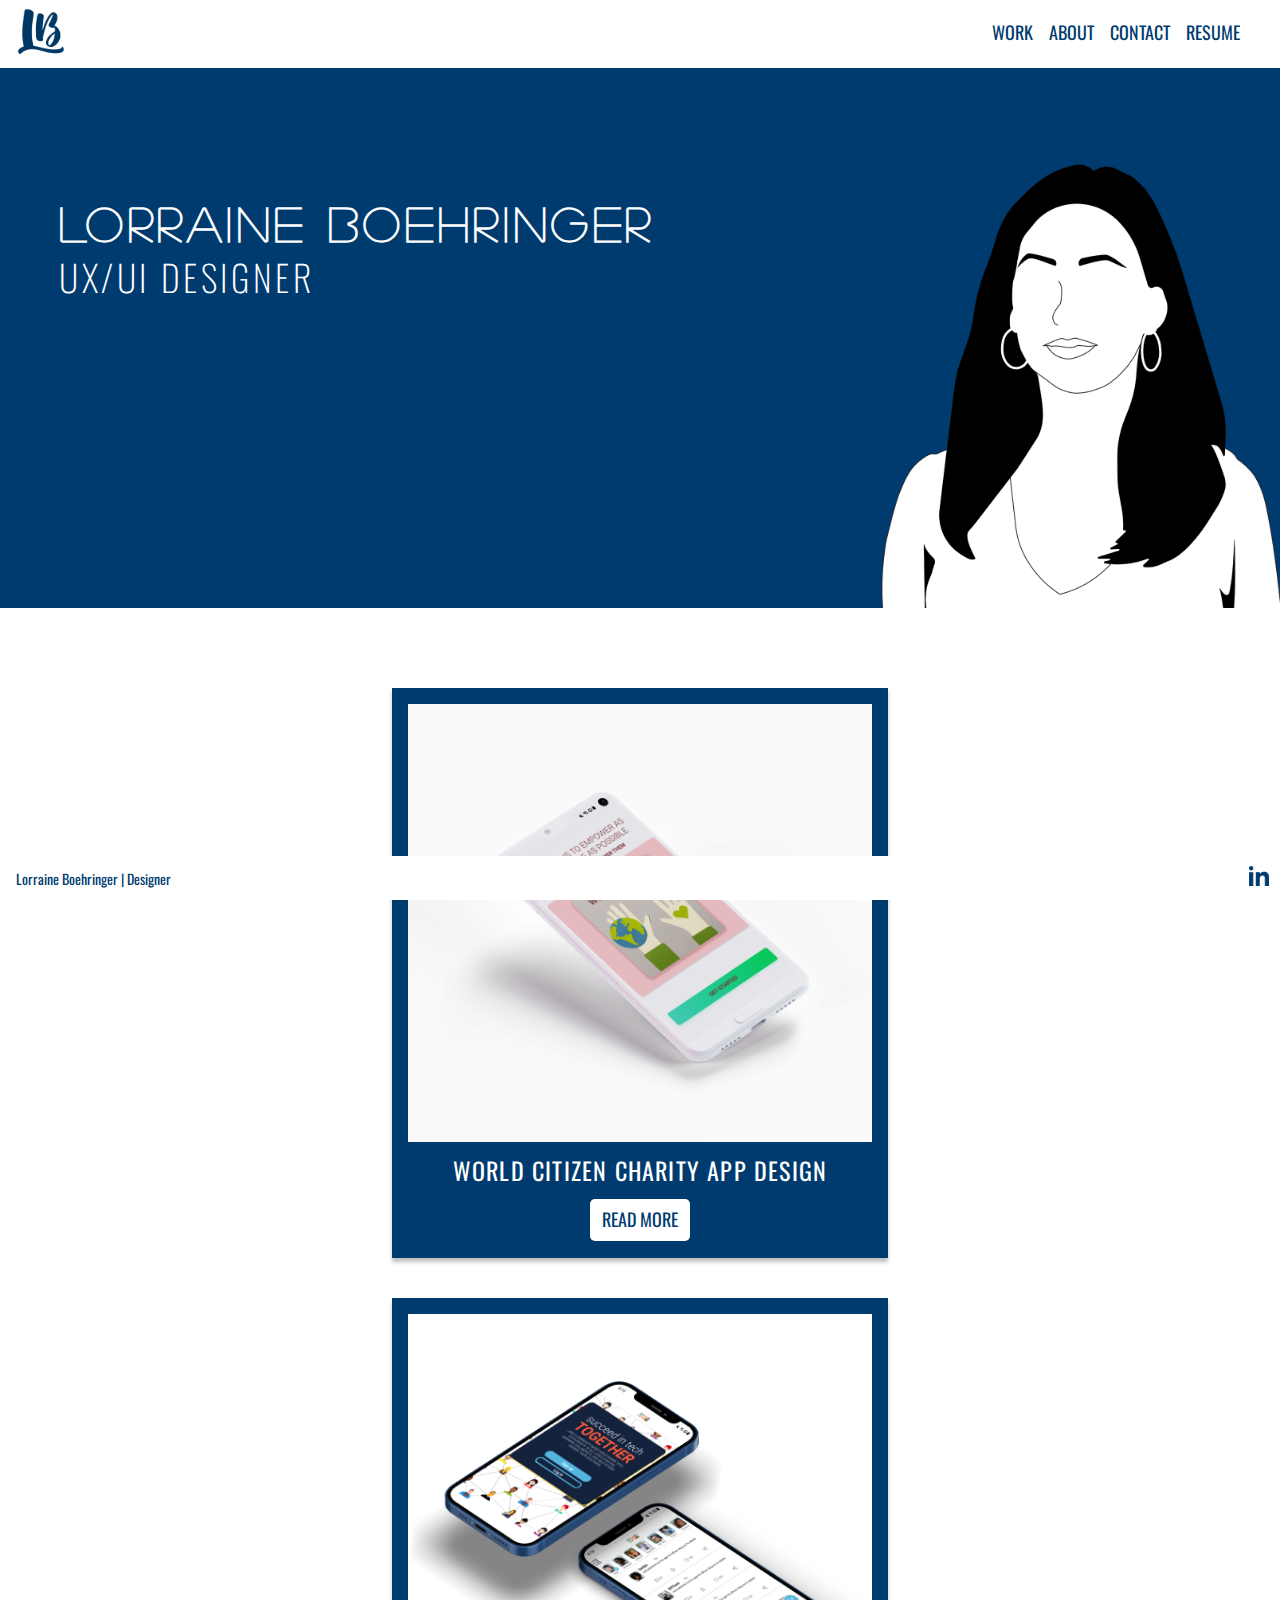
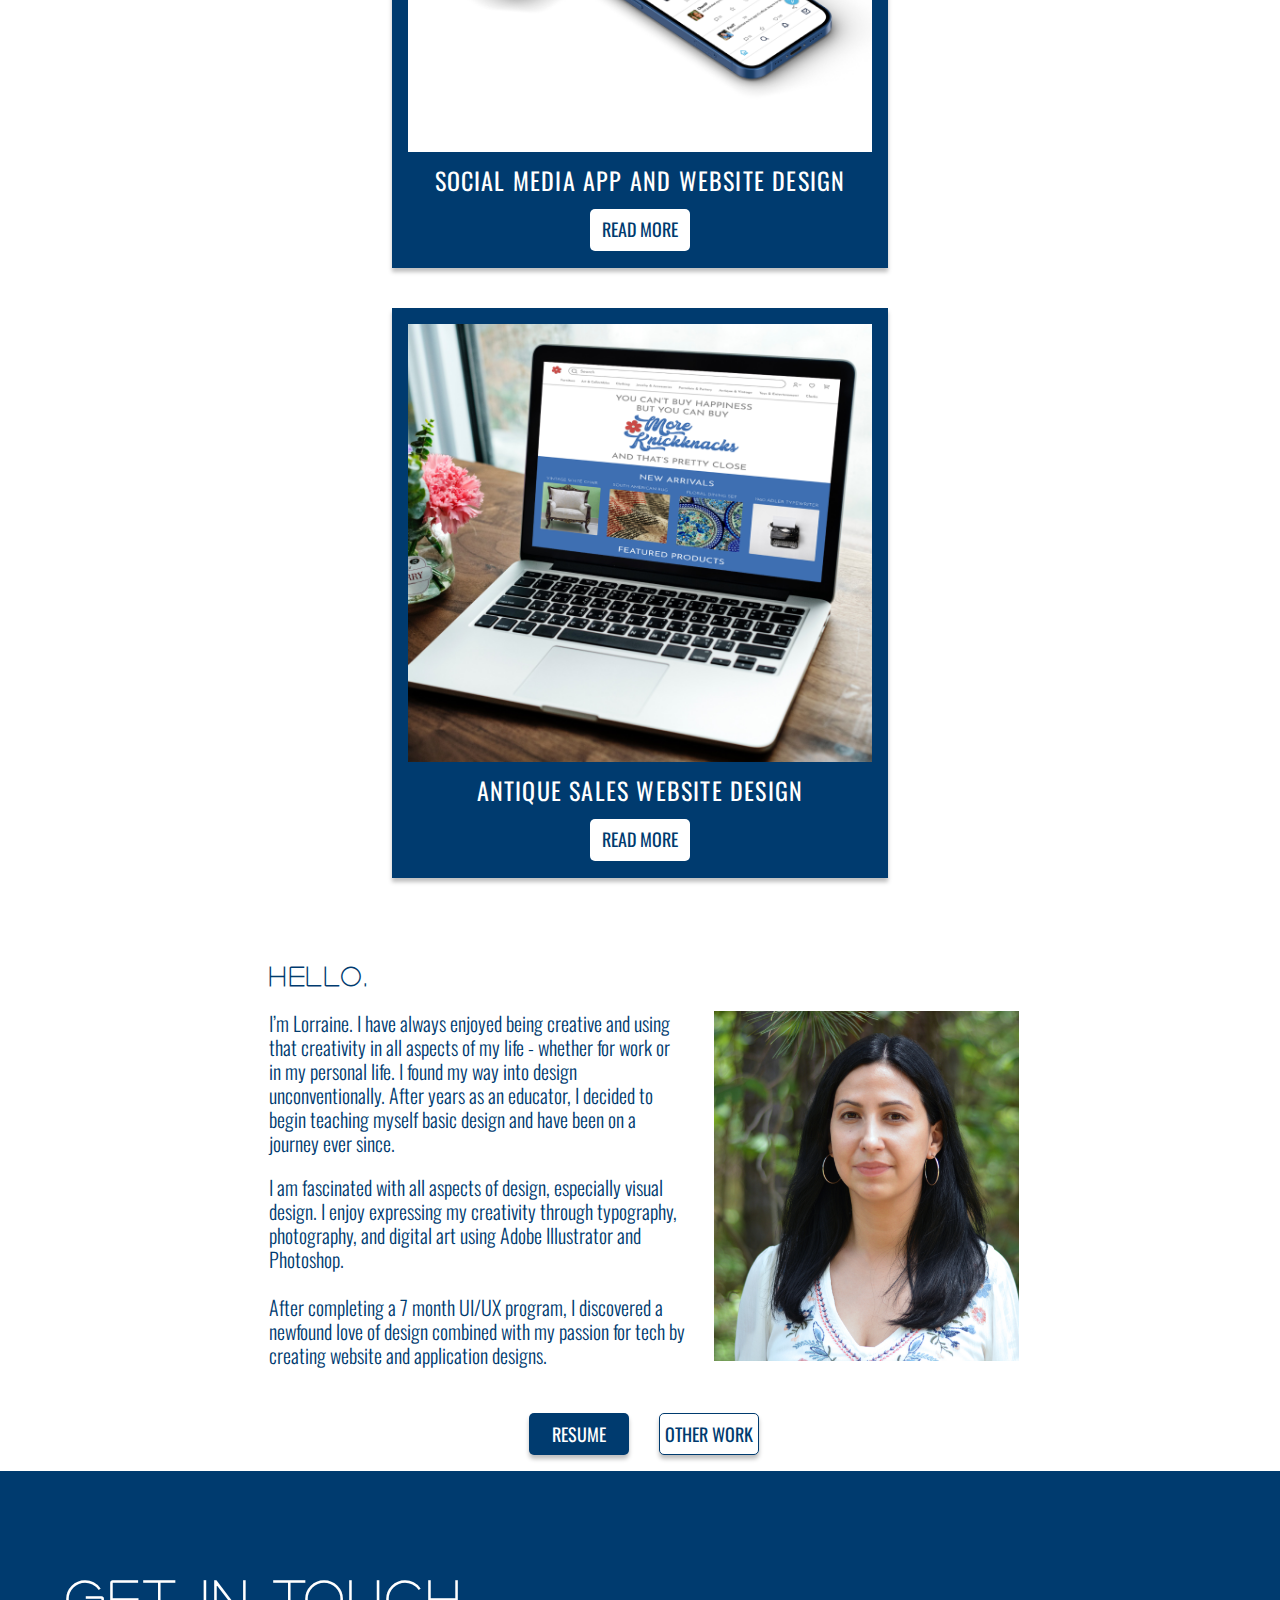
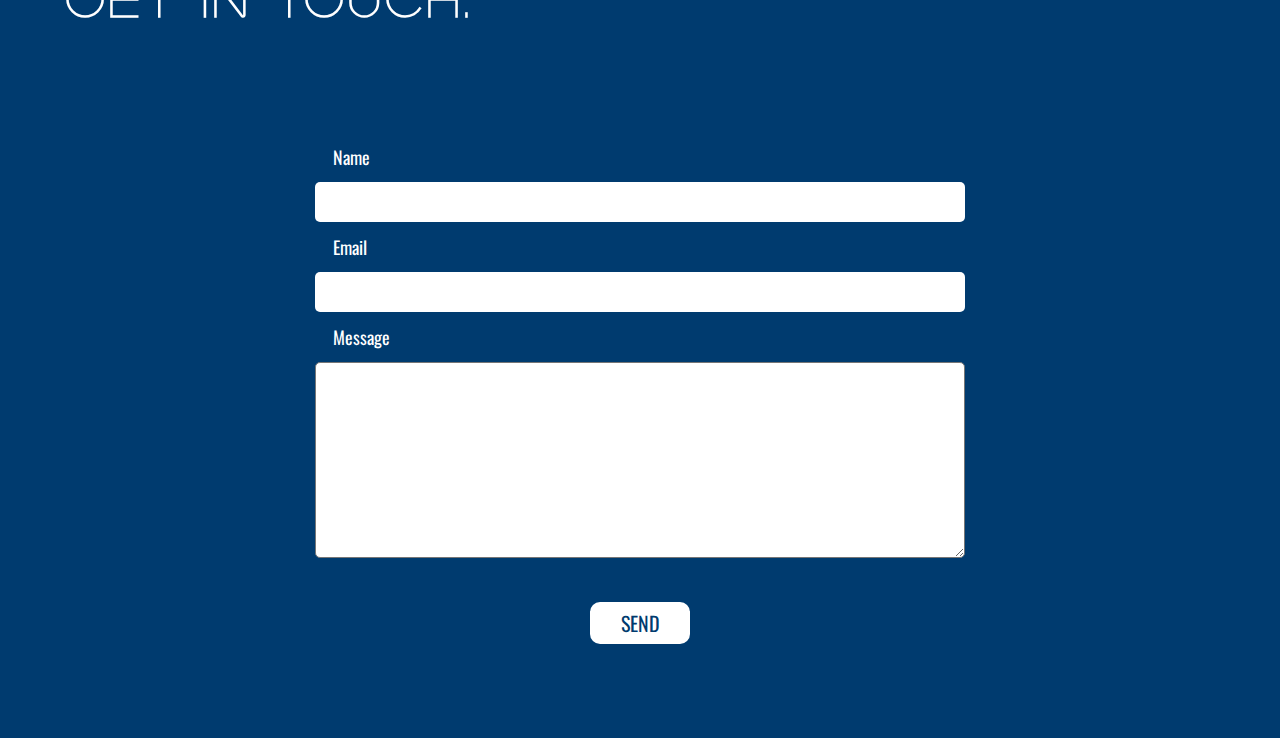
<file: index.html>
<!DOCTYPE html>
<html lang="en">

<head>
    <meta charset="UTF-8">
    <meta http-equiv="X-UA-Compatible" content="IE=edge">
    <meta name="viewport" content="width=device-width, initial-scale=1.0">
    <title>Lorraine Boehringer</title>
    <link rel="icon" type="image/png" href="img/LB Logo.png">
    <link rel="stylesheet" href="style.css">
    <link href="https://fonts.googleapis.com/css2?family=Oswald:wght@200;300;400;500&display=swap" rel="stylesheet">
</head>

<body>
    <nav>
        <div class="nav-bar">
            <a href="#"><img class="logo" src="img/LB Logo.png" alt="initials LG"></a>
        </div>
        <div class="hamB">
            <div class="line top-line"></div>
            <div class="line mid-line"></div>
            <div class="line bot-line"></div>
        </div>

        <ul class="nav-links">
            <li class="nav-close-label">CLOSE</li>
            <li><a href="#project-link"><img class="nav-icons" src="img/Work.png" alt="breifcase icon">WORK</a></li>
            <li><a href="#about-link"><img class="nav-icons" src="img/About.png" alt="paper with exclamation point icon">ABOUT</a></li>
            <li><a href="#contact-link"><img class="nav-icons" src="img/Contact.png" alt="email icon">CONTACT</a></li>
            <li><a target="_blank" href="Lorraine_Boehringer_Resume.pdf"><img class="nav-icons" src="img/Resume.png" alt="resume icon">RESUME</a></li>
        </ul>
    </nav>

    <div class="overlay"></div>

    <header class="land-container ">
        <div>
            <h1>Lorraine Boehringer</h1>
            <h2>UX/UI DESIGNER</h2>
        </div>
        <img class="lor-outline" src="img/LG.png" alt="drawing of Lorraine">
    </header>

    <main>
        <div class="project-container" id="project-link">
            <div class="project-img">
                <img src="img/hands.png" alt="phone displaying hands holding a heart and the world">
                <div class="project-button-container">
                    <p class="project-title">WORLD CITIZEN CHARITY APP DESIGN</p>
                    <p class="project-description">Donating made easier</p>
                    <a href="project-1.html">
                        <p>READ MORE</p>
                    </a>
                </div>
            </div>
            <div class="project-img proj-2">
                <img src="img/SMA.png" alt="two phones">
                <div class="project-button-container">
                    <p class="project-title">SOCIAL MEDIA APP AND WEBSITE DESIGN</p>
                    <p class="project-description">Social media for tech enthusiasts</p>
                    <a href="project-2.html">
                        <p>READ MORE</p>
                    </a>
                </div>
            </div>
            <div class="project-img proj-3">
                <img src="img/more knick.png" alt="laptop">
                <div class="project-button-container">
                    <p class="project-title">ANTIQUE SALES WEBSITE DESIGN</p>
                    <p class="project-description">Antique e-commerce</p>
                    <a href="project-3.html">
                        <p>READ MORE</p>
                    </a>
                </div>
            </div>
        </div>

        <div class="about-container" id="about-link">
            <div class="about-info">
                <h3 class="hello">Hello.</h3>
                <p class="p1">I’m Lorraine. I have always enjoyed being creative and using that creativity in all aspects of my life - whether for work or in my personal life. I found my way into design unconventionally. After years as an educator, I decided to begin teaching myself basic design and have been on a journey ever since.

                </p>
                <p class="p2">
                    I am fascinated with all aspects of design, especially visual design. I enjoy expressing my creativity through typography, photography, and digital art using Adobe Illustrator and Photoshop.
                    <br><br>
                    After completing a 7 month UI/UX program, I discovered a newfound love of design combined with my passion for tech by creating website and application designs.
                </p>
                <img class="about-pic" src="img/LB Pic.png" alt="Lorraine">
                <div class="resume-container" id="resume-link">
                    <a target="_blank" href="Lorraine_Boehringer_Resume.pdf">
                        <div class="resume-work resume">RESUME</div>
                    </a>
                    <a href="works.html">
                        <div class="resume-work work">OTHER WORK</div>
                    </a>
                </div>
            </div>
        </div>

        <div class="email-container" id="contact-link">
            <h3>GET IN TOUCH.</h3>
            <form class="email-form" action="https://formsubmit.co/8f94d737845ba49ca074ce85534a47a4" method="POST">
                <label for="name">Name</label>
                <input class="nameEmail" id="name" type="text" name="name" placeholder="" required>
                <label for="email">Email</label>
                <input class="nameEmail" id="email" type="email" name="email" placeholder="">
                <label for="message">Message</label>
                <textarea class="message-box" id="message" rows="5" cols="60" name="message" placeholder=""></textarea>
                <input type="hidden" name="_subject" value="Lorraine's Portfolio">
                <input type="hidden" name="_next" value="https://loboeh.github.io/portfolio/e-response.html">
                <button type="submit">SEND</button>
            </form>
        </div>
    </main>
    
    <footer>
        <p>Lorraine Boehringer | Designer</p>
        <div class="foot-img-container">
            <a href="https://www.linkedin.com/in/loboeh/" target="_blank" rel="noreferrer"><img class="foot-img" src="img/linkedin.png" alt="linkedin icon"></a>
        </div>
    </footer>

    <script src="script.js"></script>
</body>
</html>
</file>
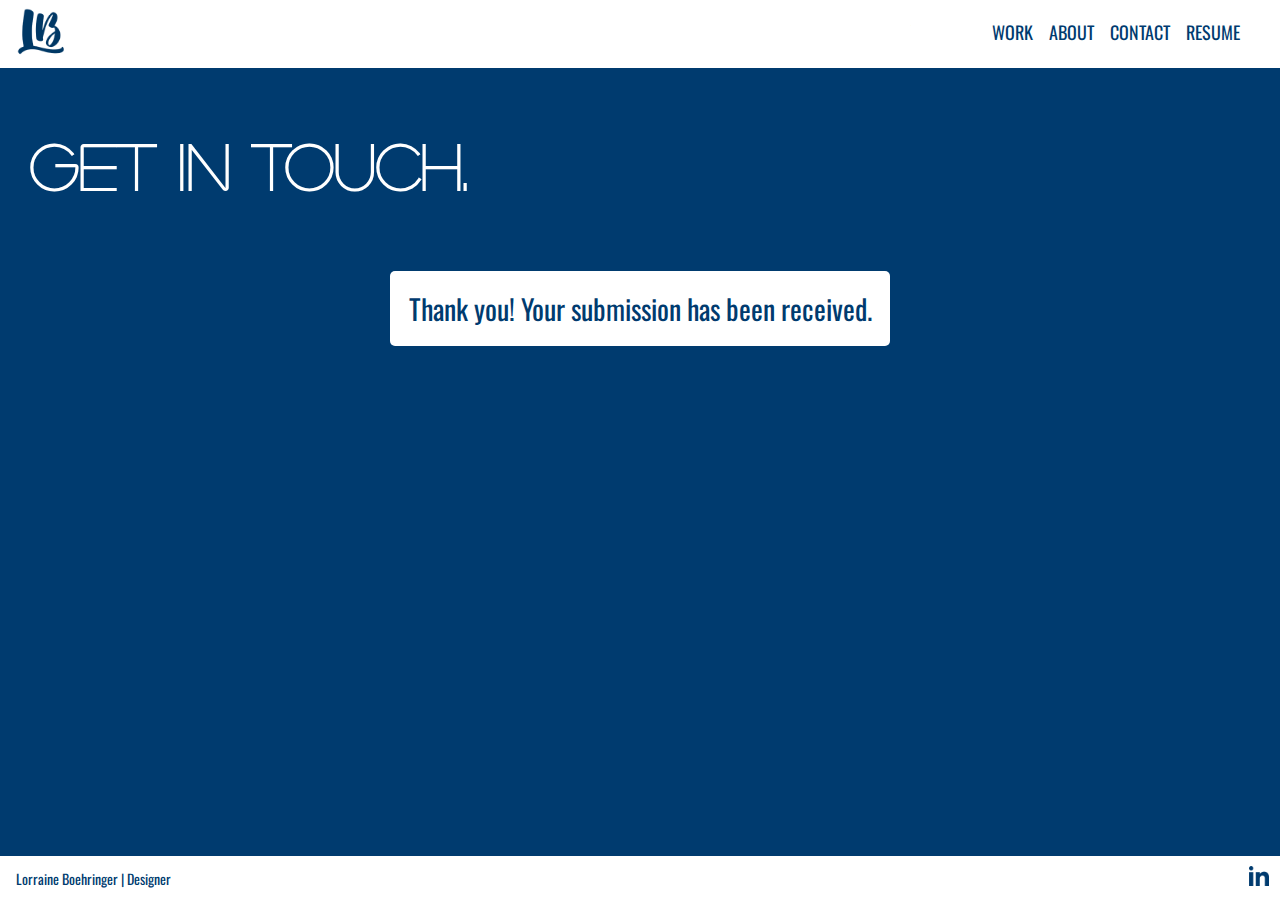
<file: e-response.html>
<!DOCTYPE html>
<html lang="en">

<head>
    <meta charset="UTF-8">
    <meta http-equiv="X-UA-Compatible" content="IE=edge">
    <meta name="viewport" content="width=device-width, initial-scale=1.0">
    <title>Lorraine Boehringer</title>
    <link rel="stylesheet" href="style.css">
    <link href="https://fonts.googleapis.com/css2?family=Oswald:wght@200;300;400;500&display=swap" rel="stylesheet">
</head>

<body>
    <nav>
        <div class="nav-bar">
            <a href="index.html"><img class="logo" src="img/LB Logo.png" alt="initials LG"></a>
        </div>
        <div class="hamB">
            <div class="line top-line"></div>
            <div class="line mid-line"></div>
            <div class="line bot-line"></div>
        </div>

        <ul class="nav-links">
            <li class="nav-close-label">CLOSE</li>
            <li><a href="#project-link"><img class="nav-icons" src="img/Work.png" alt="breifcase icon">WORK</a></li>
            <li><a href="#about-link"><img class="nav-icons" src="img/About.png" alt="paper with exclamation point icon">ABOUT</a></li>
            <li><a href="#contact-link"><img class="nav-icons" src="img/Contact.png" alt="email icon">CONTACT</a></li>
            <li><a target="_blank" href="Lorraine_Boehringer_Resume.pdf"><img class="nav-icons" src="img/Resume.png" alt="resume icon">RESUME</a></li>
        </ul>
    </nav>

    <div class="overlay"></div>

    <main class="e-response-container">
        <h1>GET IN TOUCH.</h1>
        <div class="e-thanks">Thank you! Your submission has been received.</div>
    </main>
    
    <footer>
        <p>Lorraine Boehringer | Designer</p>
        <div class="foot-img-container">
            <a href="#"><img class="foot-img" src="img/linkedin.png" alt="linkedin icon"></a>
        </div>
    </footer>

    <script src="script.js"></script>
</body>


</html>
</file>
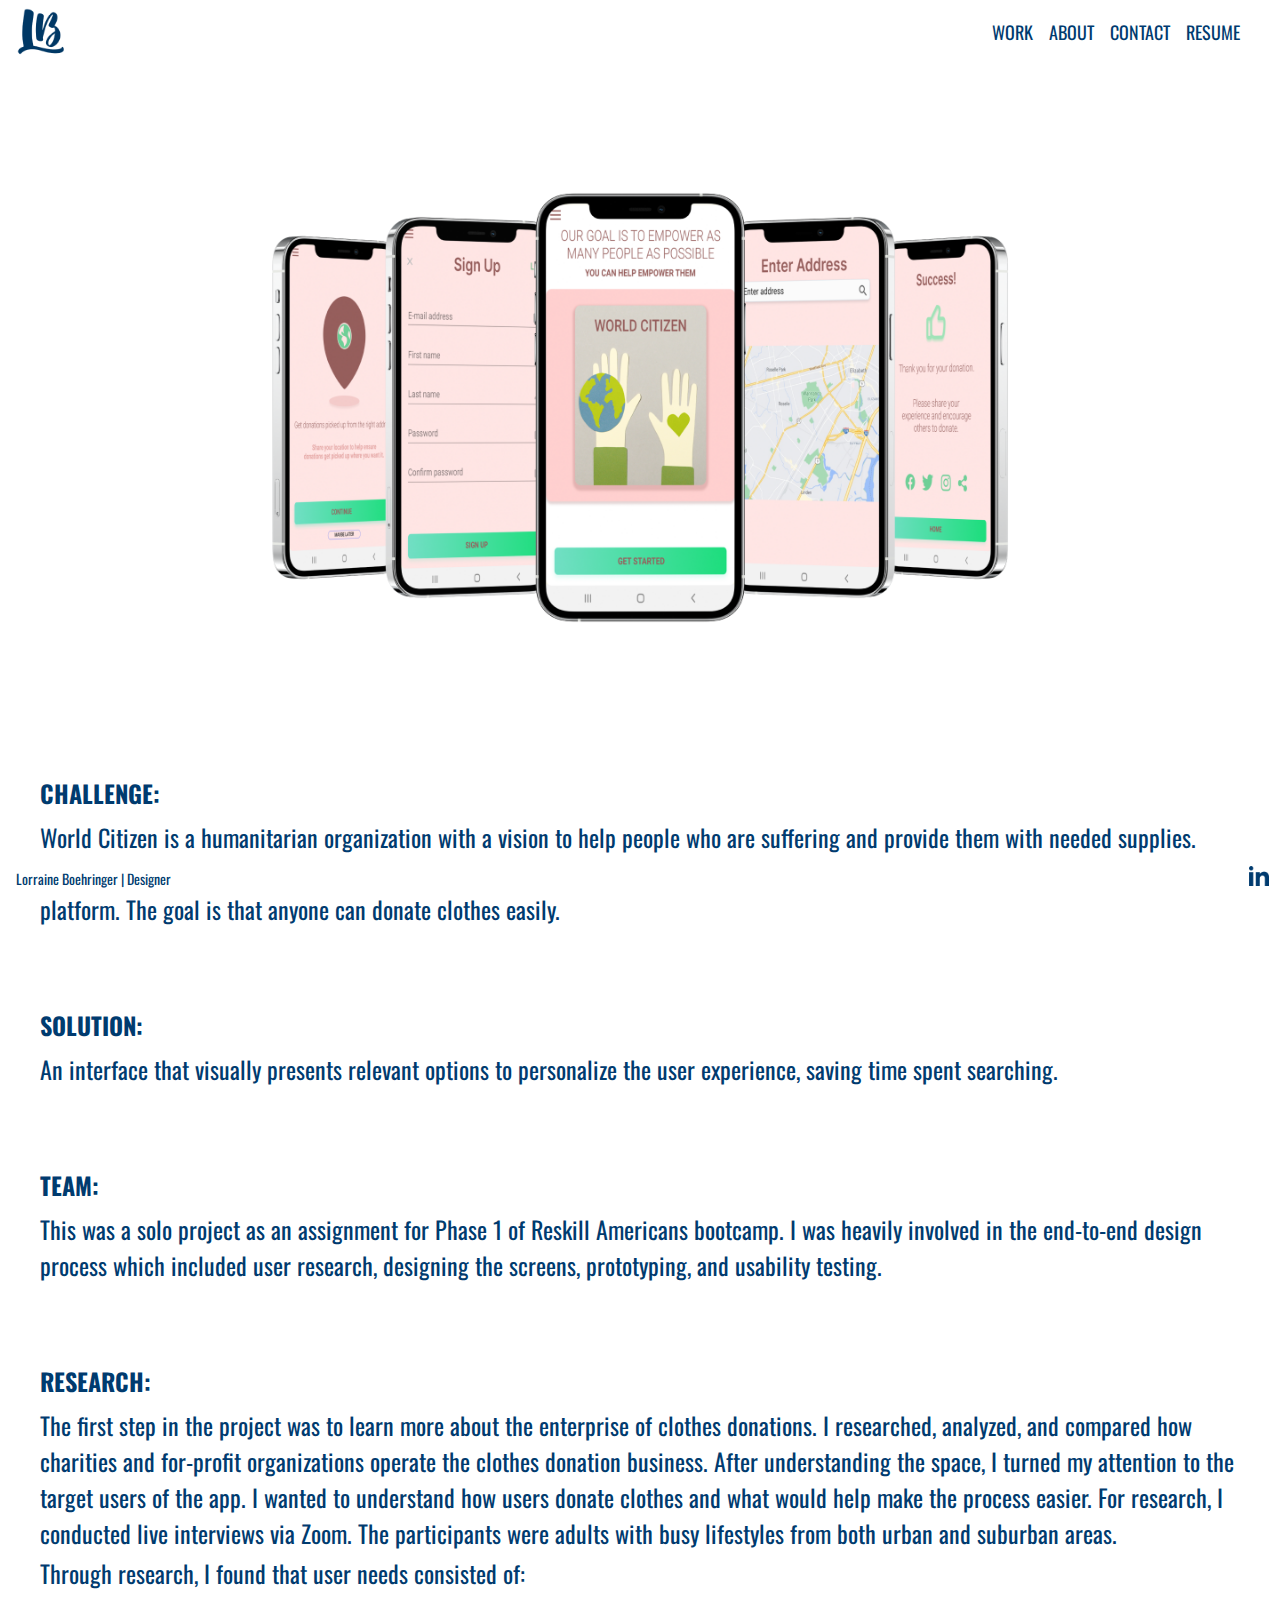
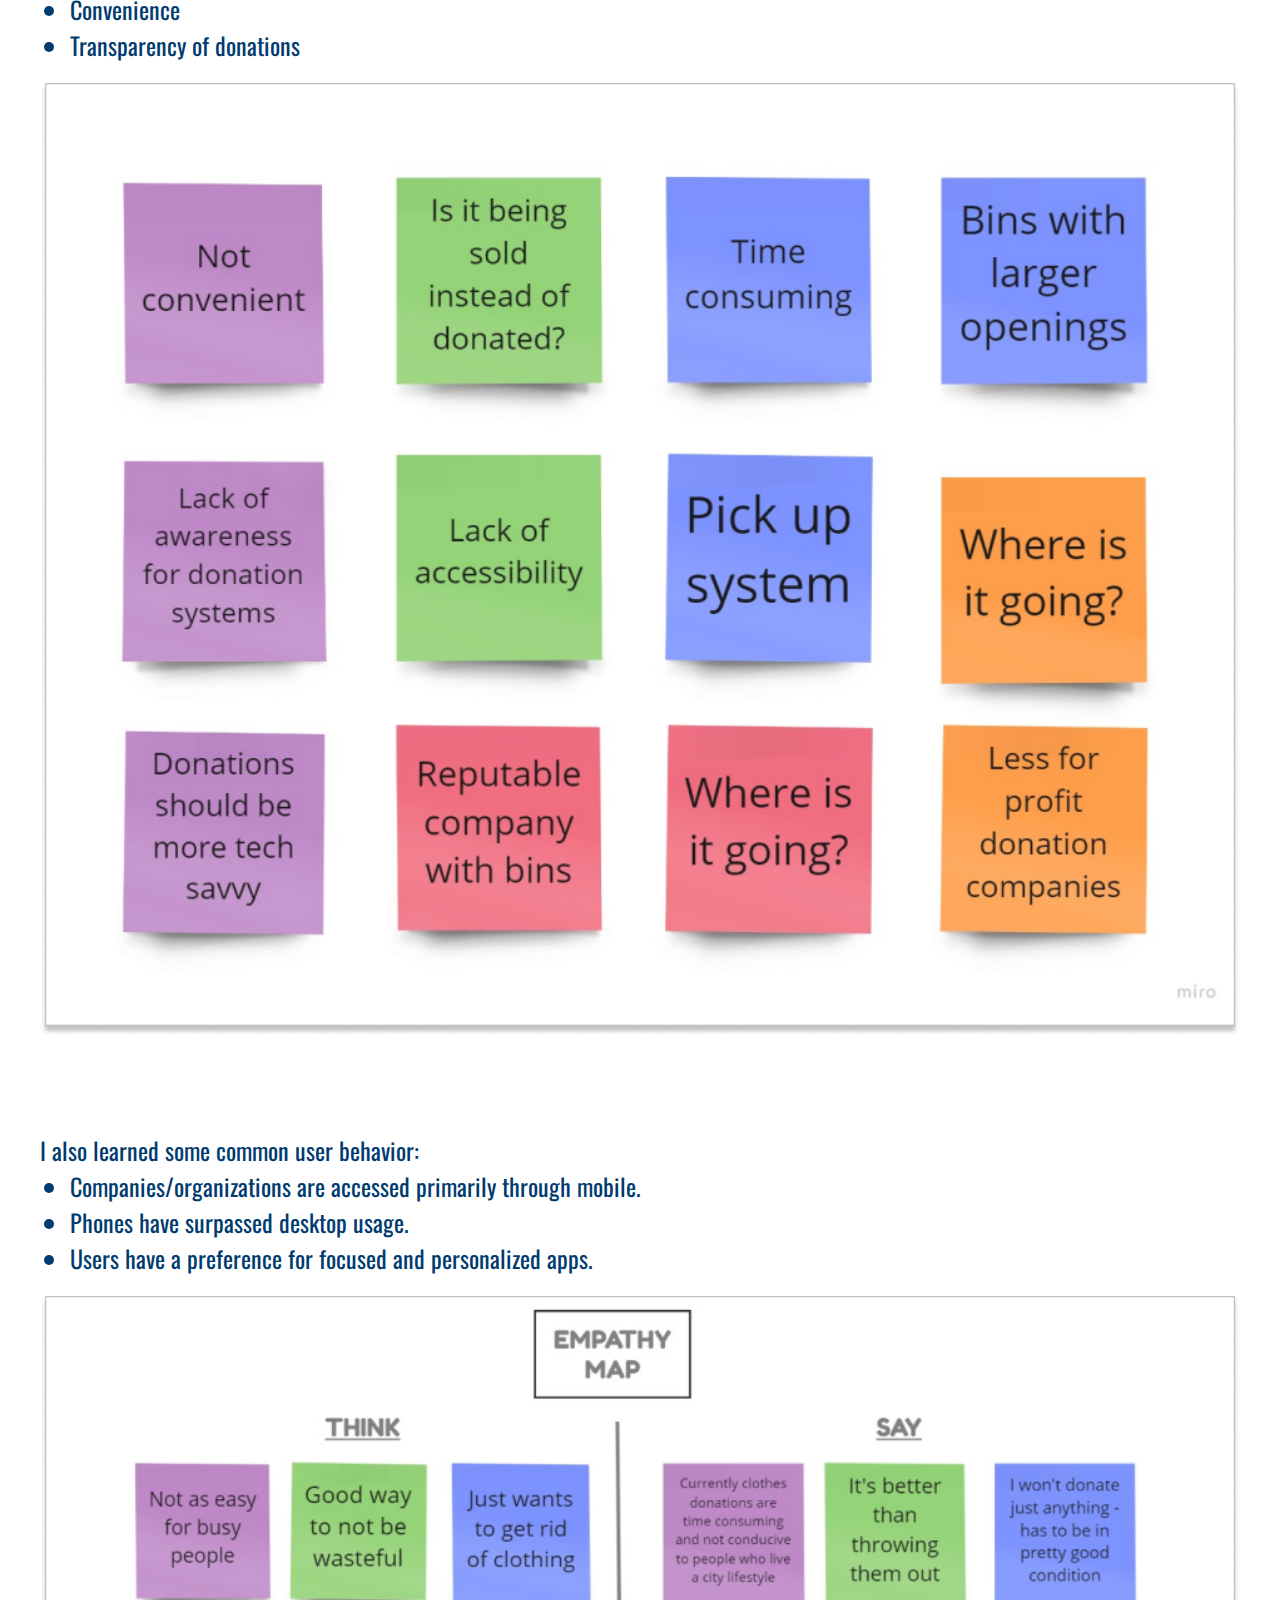
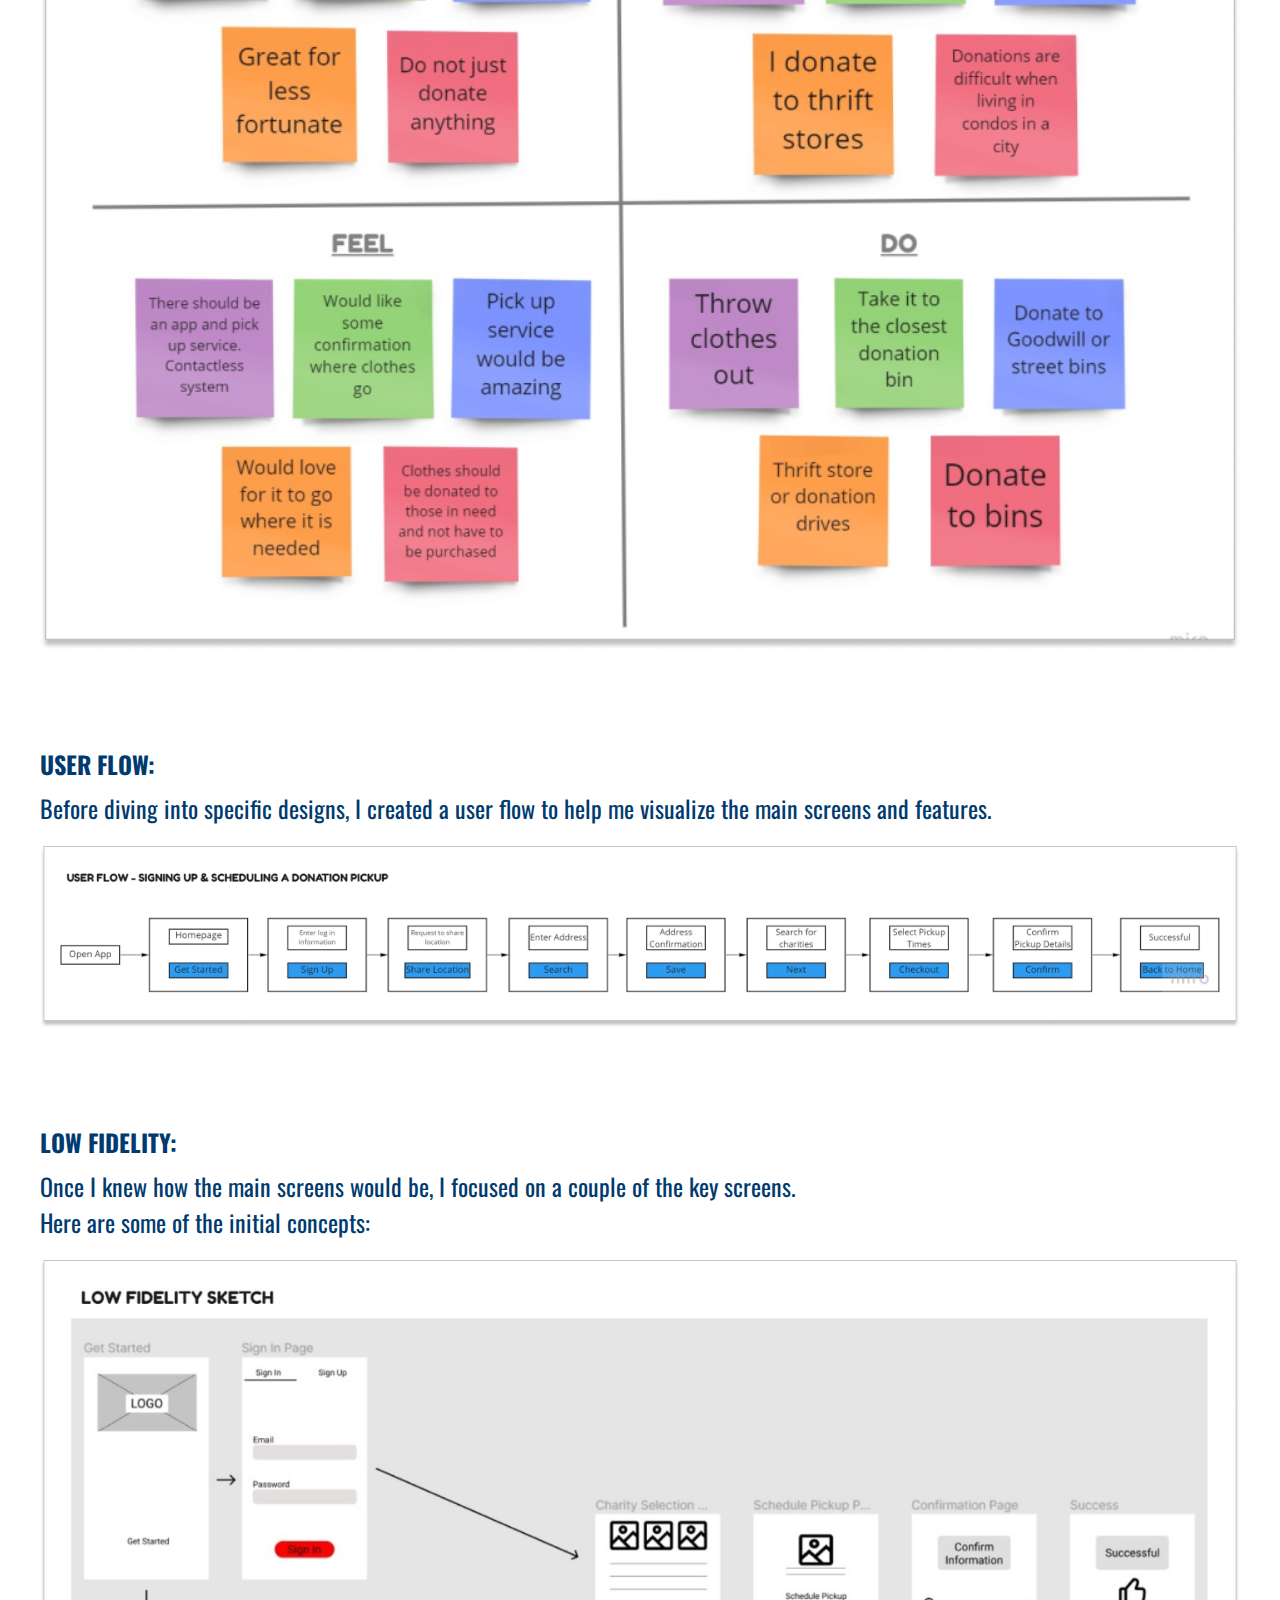
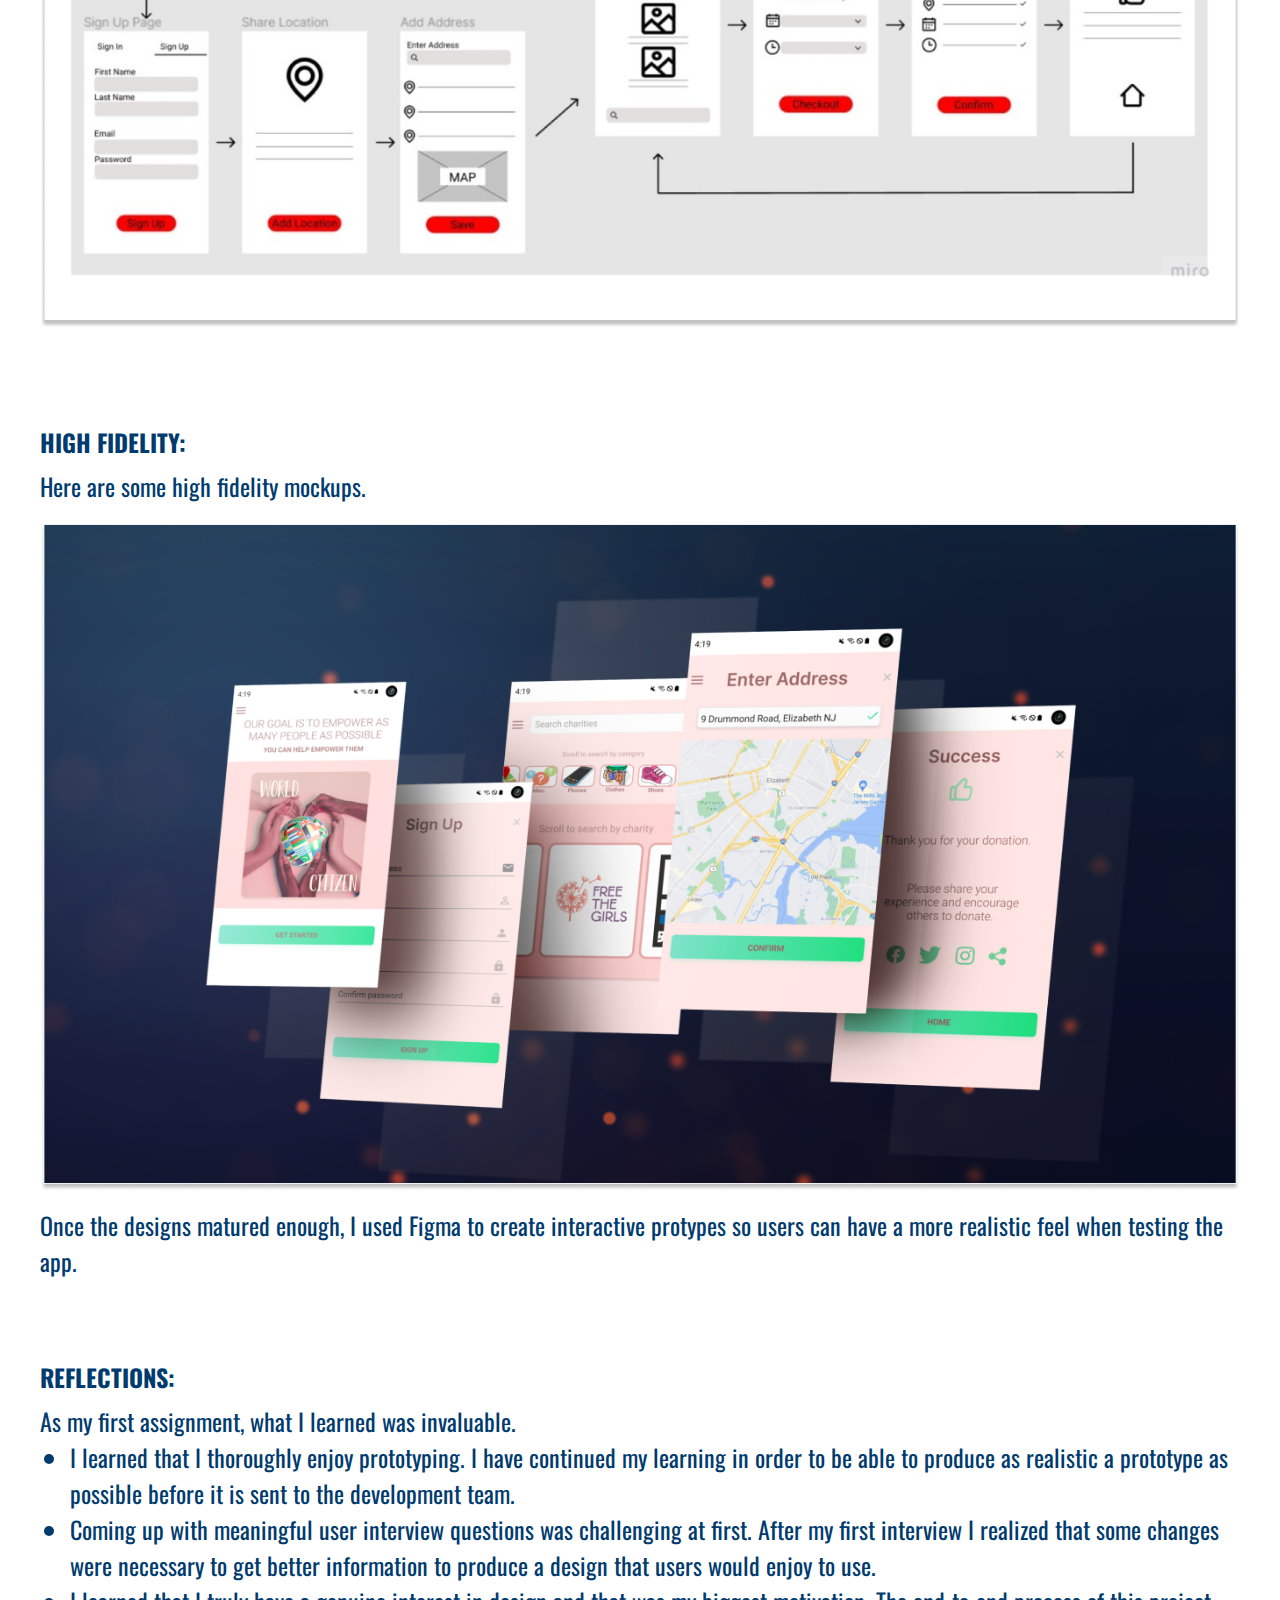
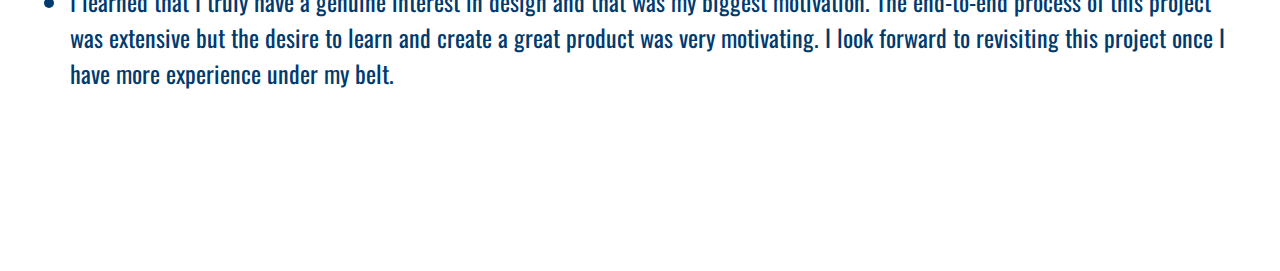
<file: project-1.html>
<!DOCTYPE html>
<html lang="en">

<head>
    <meta charset="UTF-8">
    <meta http-equiv="X-UA-Compatible" content="IE=edge">
    <meta name="viewport" content="width=device-width, initial-scale=1.0">
    <title>World Citizens App</title>
    <link rel="icon" type="image/png" href="img/LB Logo.png">
    <link rel="stylesheet" href="style.css">
    <link href="https://fonts.googleapis.com/css2?family=Oswald:wght@200;300;400;500&display=swap" rel="stylesheet">
</head>

<body class="project-body">
    <nav>
        <div class="nav-bar">
            <a href="index.html"><img class="logo" src="img/LB Logo.png" alt=""></a>
        </div>
        <div class="hamB">
            <div class="line top-line"></div>
            <div class="line mid-line"></div>
            <div class="line bot-line"></div>
        </div>

        <ul class="nav-links">
            <li class="nav-close-label">CLOSE</li>
            <li><a href="index.html#project-link"><img class="nav-icons" src="img/Work.png" alt="breifcase icon">WORK</a></li>
            <li><a href="index.html#about-link"><img class="nav-icons" src="img/About.png" alt="paper with exclamation point icon">ABOUT</a></li>
            <li><a href="index.html#contact-link"><img class="nav-icons" src="img/Contact.png" alt="email icon">CONTACT</a></li>
            <li><a target="_blank" href="Lorraine_Boehringer_Resume.pdf"><img class="nav-icons" src="img/Resume.png" alt="resume icon">RESUME</a></li>
        </ul>
    </nav>

    <div class="overlay"></div>

    <header class="p1-hero">
        <img src="img/p1-hero.png" alt="smart phone">
    </header>
    <main class="project-main">
        <h1>CHALLENGE:</h1>
        <p>
            World Citizen is a humanitarian organization with a vision to help people who are suffering and provide them with needed supplies. 
            After a detailed analysis of the competitive landscape, the founders of World Citizen have decided to create an online clothing donation platform. 
            The goal is that anyone can donate clothes easily. 
        </p>
        <h2>SOLUTION:</h2>
        <p>
            An interface that visually presents relevant options to personalize the user experience, saving time spent searching.
        </p>
        <h2>TEAM:</h2>
        <p>
            This was a solo project as an assignment for Phase 1 of Reskill Americans bootcamp. 
            I was heavily involved in the end-to-end design process which included user research, designing the screens, prototyping, and usability testing. 
        </p>
        <h2>RESEARCH:</h2>
        <p>
            The first step in the project was to learn more about the enterprise of clothes donations. 
            I researched, analyzed, and compared how charities and for-profit organizations operate the clothes donation business. 
            After understanding the space, I turned my attention to the target users of the app. 
            I wanted to understand how users donate clothes and what would help make the process easier. 
            For research, I conducted live interviews via Zoom. 
            The participants were adults with busy lifestyles from both urban and suburban areas.<br>
        </p>    
        <p class="touching-p">
            Through research, I found that user needs consisted of: 
        </p>
        <ul>
            <li>Convenience</li>
            <li>Transparency of donations</li>
        </ul>
        <img class="research-img notes-first-img notes-img" src="img/research.png" alt="research notes">
        <p class="section-space">
            I also learned some common user behavior:
        </p>
        <ul>
            <li>Companies/organizations are accessed primarily through mobile.</li>
            <li>Phones have surpassed desktop usage.</li>
            <li>Users have a preference for focused and personalized apps.</li>
        </ul>
        <img class="research-img notes-img" src="img/research-2.png" alt="research notes on what people think, say, feel, and do.">
        <h2>USER FLOW:</h2>
        <p>
            Before diving into specific designs, I created a user flow to help me visualize the main screens and features.   
        </p>
        <img class="research-img" src="img/user-flow.png" alt="flow chart detailing sign-up and scheduling donation pickups">
        <h2>LOW FIDELITY:</h2>
        <p>
            Once I knew how the main screens would be, I focused on a couple of the key screens.<br>
            Here are some of the initial concepts:
        </p>
        <img class="research-img" src="img/low-fidelity.png" alt="low fidelity mobile user interface sketch.">
        <h2>HIGH FIDELITY:</h2>
        <p>
            Here are some high fidelity mockups.
        </p>
        <img class="research-img" src="img/high-fidelity.png" alt="finished user interface">
        <p>Once the designs matured enough, I used Figma to create interactive protypes so users can have a more realistic feel when testing the app.</p>
        <h2>REFLECTIONS:</h2>
        <p>As my first assignment, what I learned was invaluable.</p>
        <ul>
            <li>I learned that I thoroughly enjoy prototyping. I have continued my learning in order to be able to produce as realistic a prototype as possible before it is sent to the development team. </li>
            <li>Coming up with meaningful user interview questions was challenging at first. After my first interview I realized that some changes were necessary to get better information to produce a design that users would enjoy to use.</li>
            <li> I learned that I truly have a genuine interest in design and that was my biggest motivation. The end-to-end process of this project was extensive but the desire to learn and create a great product was very motivating. I look forward to revisiting this project once I have more experience under my belt.</li>
        </ul>
    </main>
    <footer>
        <p>Lorraine Boehringer | Designer</p>
        <div class="foot-img-container">
            <a href="https://www.linkedin.com/in/loboeh/"><img class="foot-img" src="img/linkedin.png" alt="linkedin icon"></a>
        </div>
    </footer>

    <script src="script.js"></script>
</body>

</html>
</file>
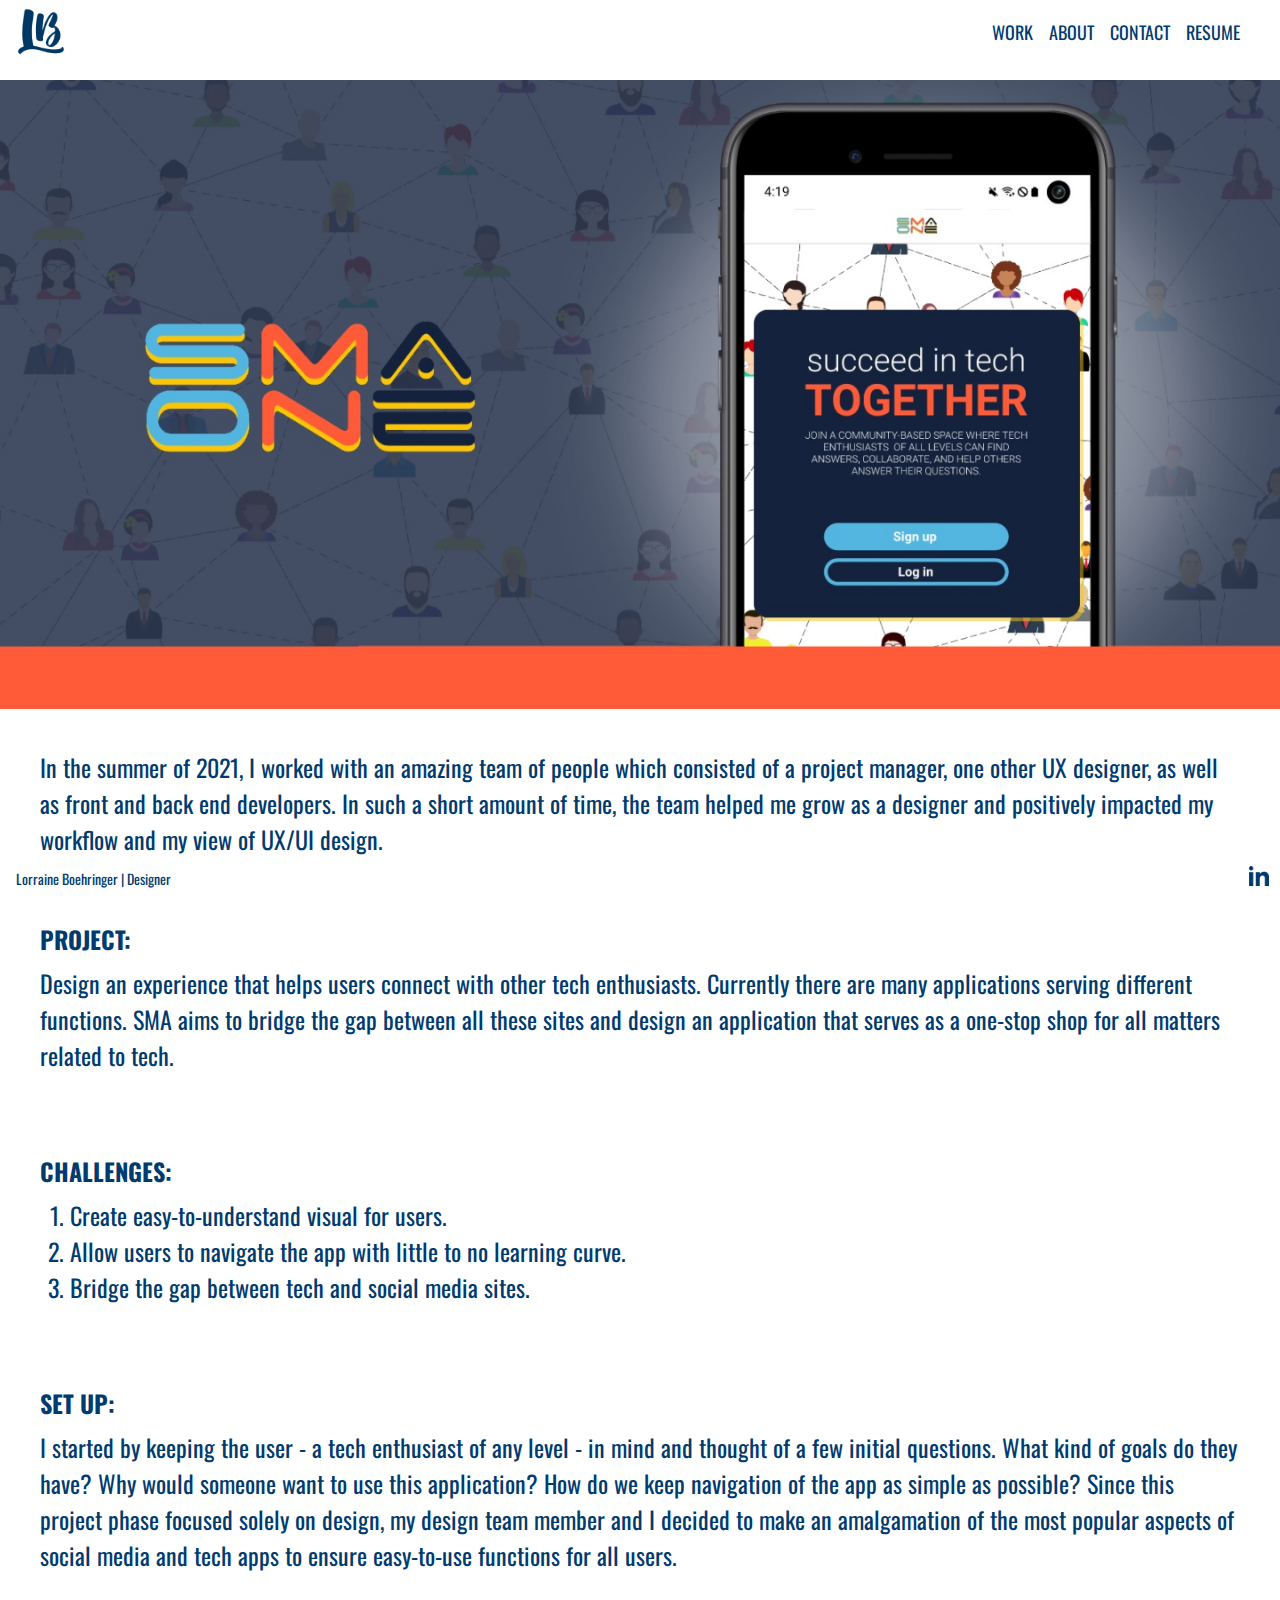
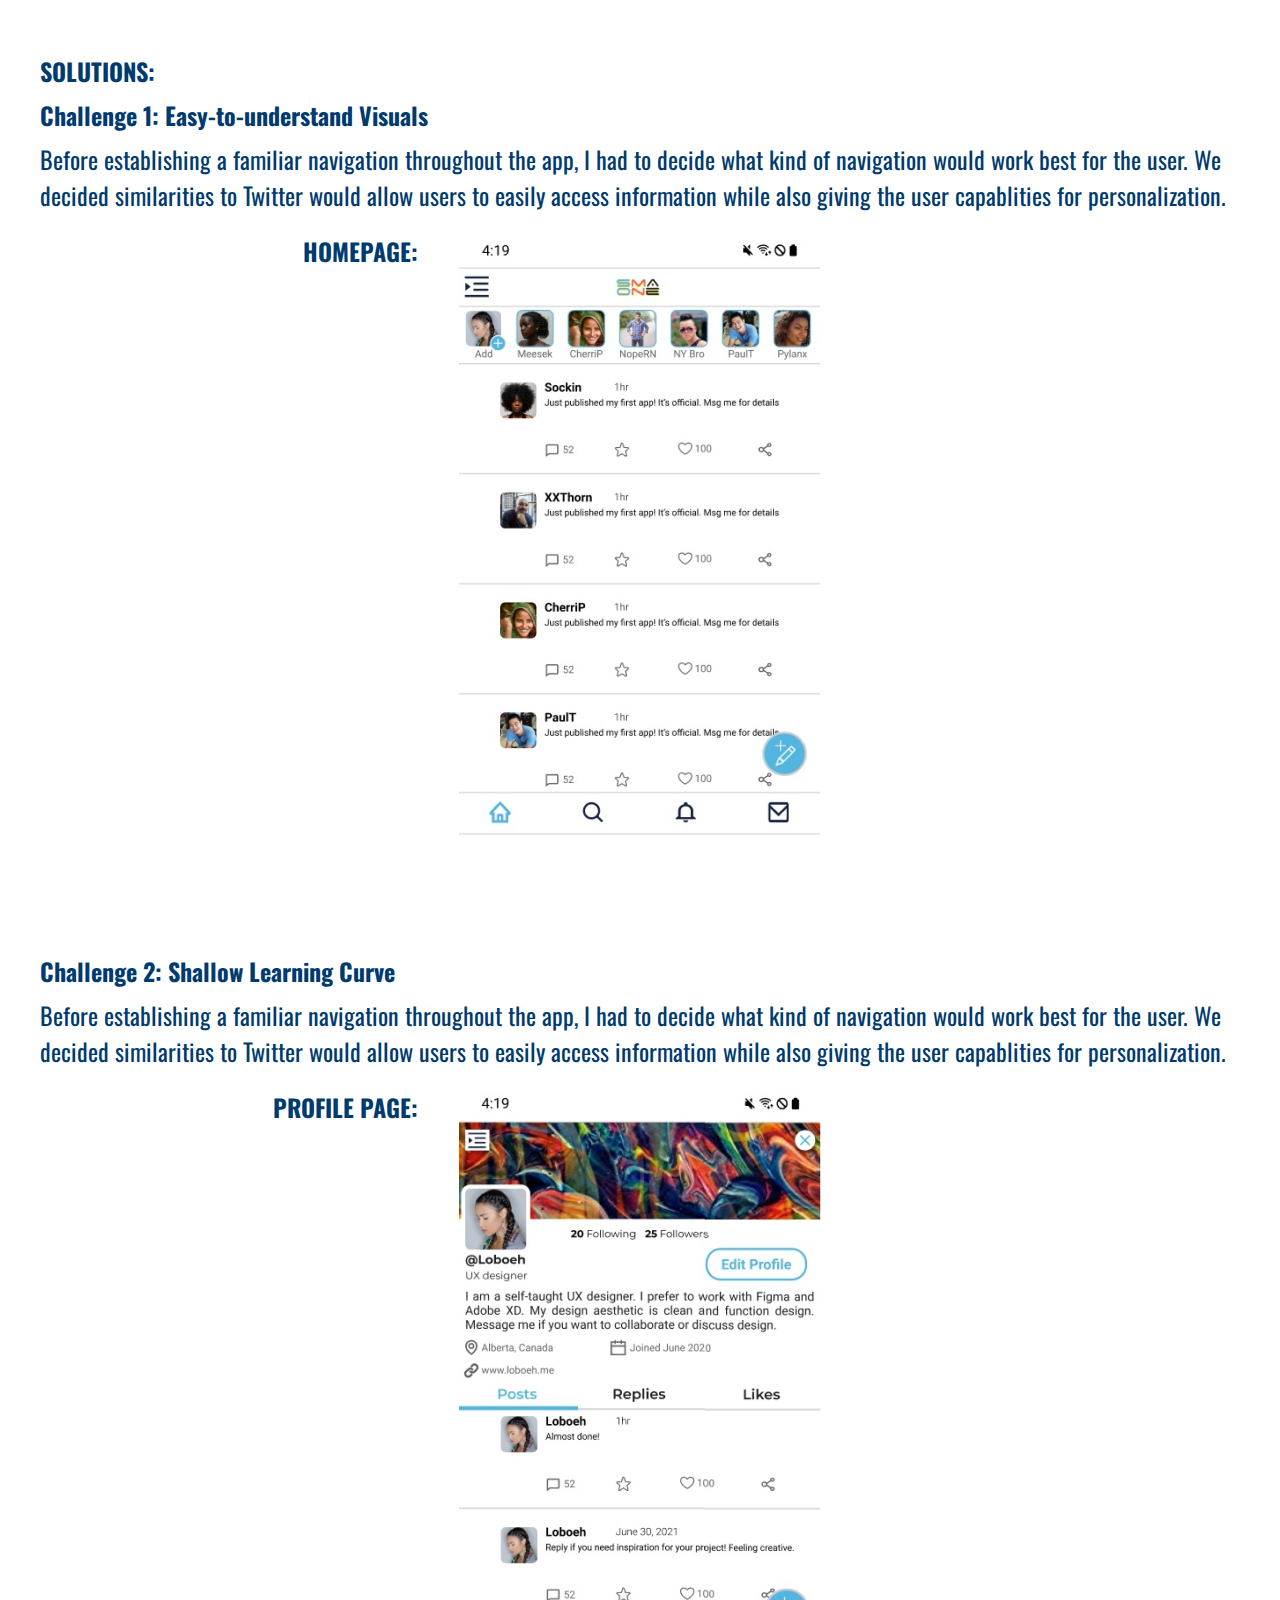
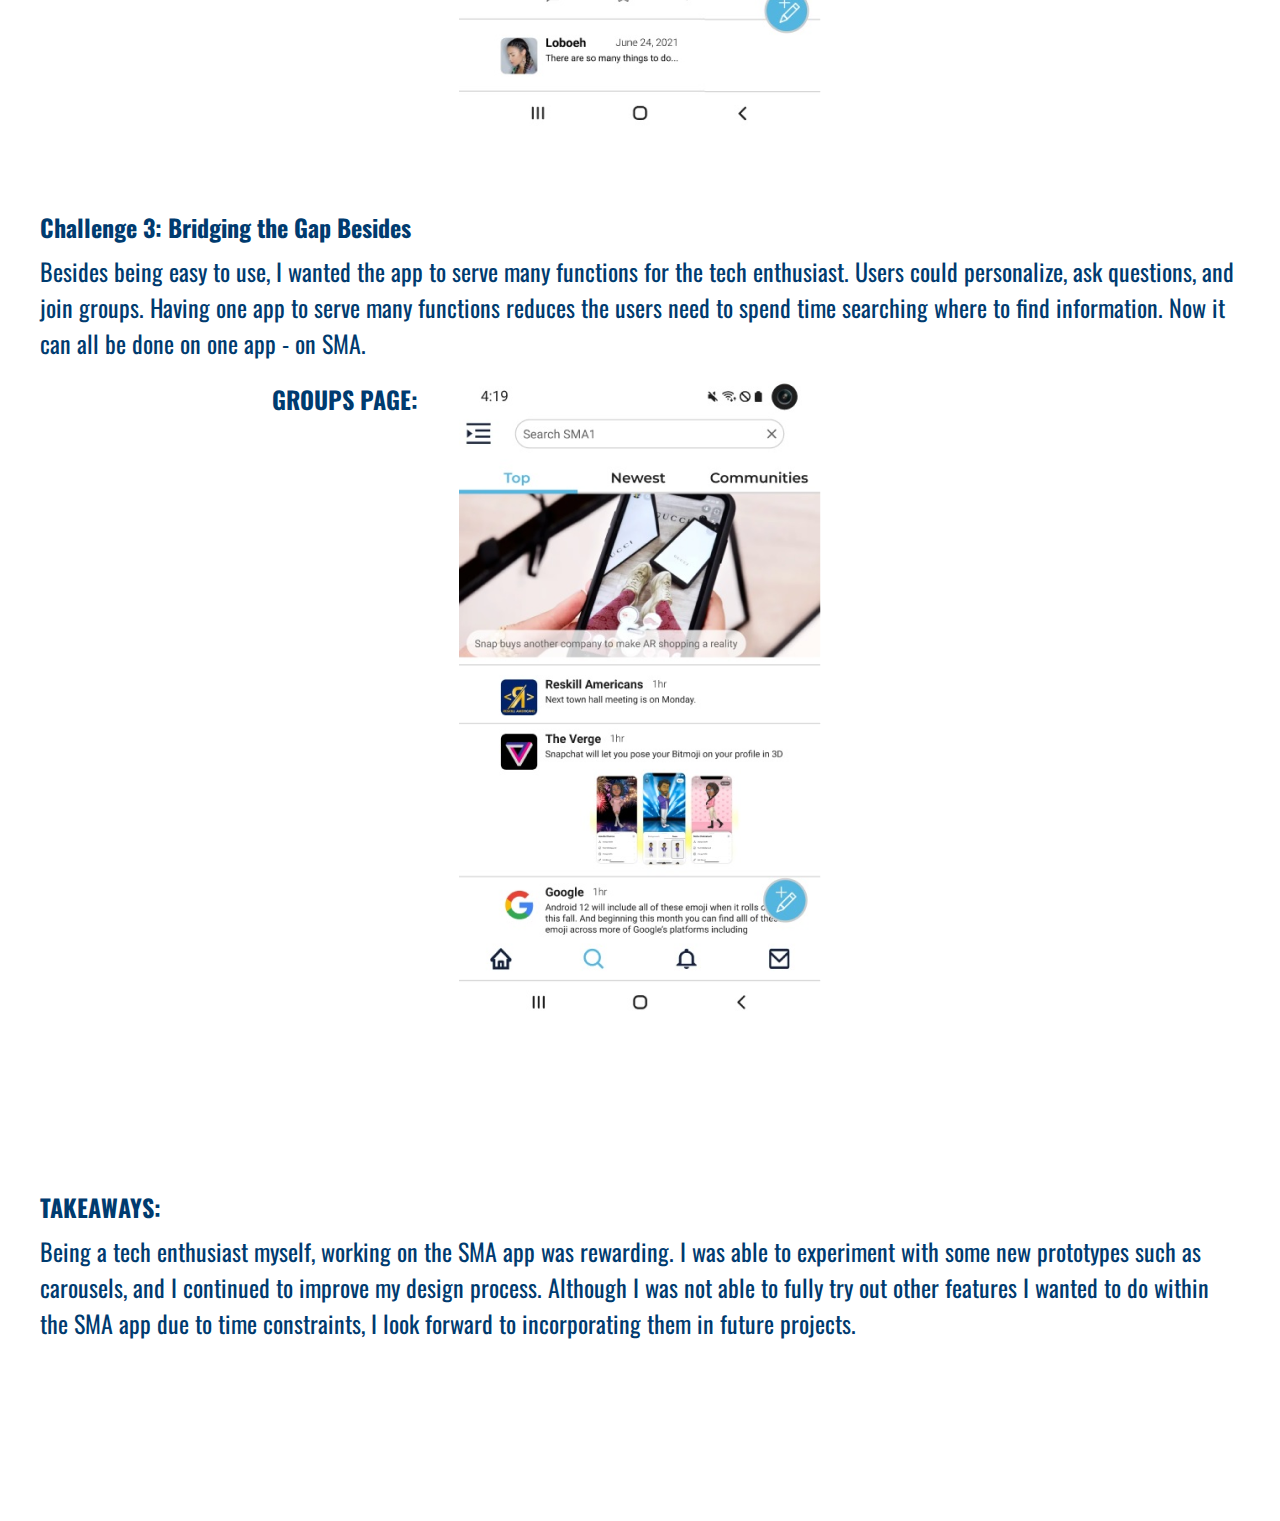
<file: project-2.html>
<!DOCTYPE html>
<html lang="en">

<head>
    <meta charset="UTF-8">
    <meta http-equiv="X-UA-Compatible" content="IE=edge">
    <meta name="viewport" content="width=device-width, initial-scale=1.0">
    <title>Social Media for Tech</title>
    <link rel="icon" type="image/png" href="img/LB Logo.png">
    <link rel="stylesheet" href="style.css">
    <link href="https://fonts.googleapis.com/css2?family=Oswald:wght@200;300;400;500&display=swap" rel="stylesheet">
</head>

<body class="project-body">
    <nav>
        <div class="nav-bar">
            <a href="index.html"><img class="logo" src="img/LB Logo.png" alt=""></a>
        </div>
        <div class="hamB">
            <div class="line top-line"></div>
            <div class="line mid-line"></div>
            <div class="line bot-line"></div>
        </div>

        <ul class="nav-links">
            <li class="nav-close-label">CLOSE</li>
            <li><a href="index.html#project-link"><img class="nav-icons" src="img/Work.png" alt="breifcase icon">WORK</a></li>
            <li><a href="index.html#about-link"><img class="nav-icons" src="img/About.png" alt="paper with exclamation point icon">ABOUT</a></li>
            <li><a href="index.html#contact-link"><img class="nav-icons" src="img/Contact.png" alt="email icon">CONTACT</a></li>
            <li><a target="_blank" href="Lorraine_Boehringer_Resume.pdf"><img class="nav-icons" src="img/Resume.png" alt="resume icon">RESUME</a></li>
        </ul>
    </nav>

    <div class="overlay"></div>

    <header class="p1-hero">
        <img src="img/p2-hero.png" alt="smart phone">
    </header>
    <main class="project-main">
        <p>In the summer of 2021, I worked with an amazing team of people which consisted of a project manager, one other UX designer, as well as front and back end developers. In such a short amount of time, the team helped me grow as a designer and positively impacted my workflow and my view of UX/UI design.</p>
        <h1 class="p2-h1 section-space">PROJECT:</h1>
        <p>
            Design an experience that helps users connect with other tech enthusiasts. Currently there are many applications serving different functions. SMA aims to bridge the gap between all these sites and design an application that serves as a one-stop shop for all matters related to tech.
        </p>
        <h2 class="p2-challenges">CHALLENGES:</h2>
        <ol>
            <li>Create easy-to-understand visual for users.</li>
            <li>Allow users to navigate the app with little to no learning curve. </li>
            <li>Bridge the gap between tech and social media sites.</li>
        </ol>
        <h2>SET UP:</h2>
        <p>
            I started by keeping the user - a tech enthusiast of any level - in mind and thought of a few initial questions. What kind of goals do they have? Why would someone want to use this application? How do we keep navigation of the app as simple as possible? Since this project phase focused solely on design, my design team member and I decided to make an amalgamation of the most popular aspects of social media and tech apps to ensure easy-to-use functions for all users. 
        </p>
        <h2>SOLUTIONS:</h2>
        <h3 class="challenge">Challenge 1: Easy-to-understand Visuals</h3>
        <p>
            Before establishing a familiar navigation throughout the app, I had to decide what kind of navigation would work best for the user. We decided similarities to Twitter would allow users to easily access information while also giving the user capablities for personalization.      
        </p>
        <div class="p2-img-container">
            <p class="p2-img-header">HOMEPAGE:</p>
            <img class="p2-img " src="img/homepage.png" alt="homepage user-interface">
            <div class="p2-img-container-placeholder"></div>
        </div> 
        <h3 class="challenge">Challenge 2: Shallow Learning Curve</h3>
        <p>
            Before establishing a familiar navigation throughout the app, I had to decide what kind of navigation would work best for the user. We decided similarities to Twitter would allow users to easily access information while also giving the user capablities for personalization.     
        </p>
        <div class="p2-img-container">
            <p class="p2-img-header">PROFILE PAGE:</p>
            <img class="p2-img " src="img/profile.png" alt="profile page interface">
            <div class="p2-img-container-placeholder"></div>
        </div> 
        <h3 class="challenge">Challenge 3: Bridging the Gap Besides</h3>
        <p>
            Besides being easy to use, I wanted the app to serve many functions for the tech enthusiast. Users could personalize, ask questions, and join groups. Having one app to serve many functions reduces the users need to spend time searching where to find information. Now it can all be done on one app - on SMA.   
        </p>
        <div class="p2-img-container">
            <p class="p2-img-header">GROUPS PAGE:</p>
            <img class="p2-img " src="img/groups.png" alt="finished user interface">
            <div class="p2-img-container-placeholder"></div>
        </div> 
        <h2 class="takeaways">TAKEAWAYS:</h2>
        <p>
            Being a tech enthusiast myself, working on the SMA app was rewarding. I was able to experiment with some new prototypes such as carousels, and I continued to improve my design process. Although I was not able to fully try out other features I wanted to do within the SMA app due to time constraints, I look forward to incorporating them in future projects. 
        </p>
    </main>

    <footer>
        <p>Lorraine Boehringer | Designer</p>
        <div class="foot-img-container">
            <a href="https://www.linkedin.com/in/loboeh/"><img class="foot-img" src="img/linkedin.png" alt="linkedin icon"></a>
        </div>
    </footer>

    <script src="script.js"></script>
</body>

</html>
</file>
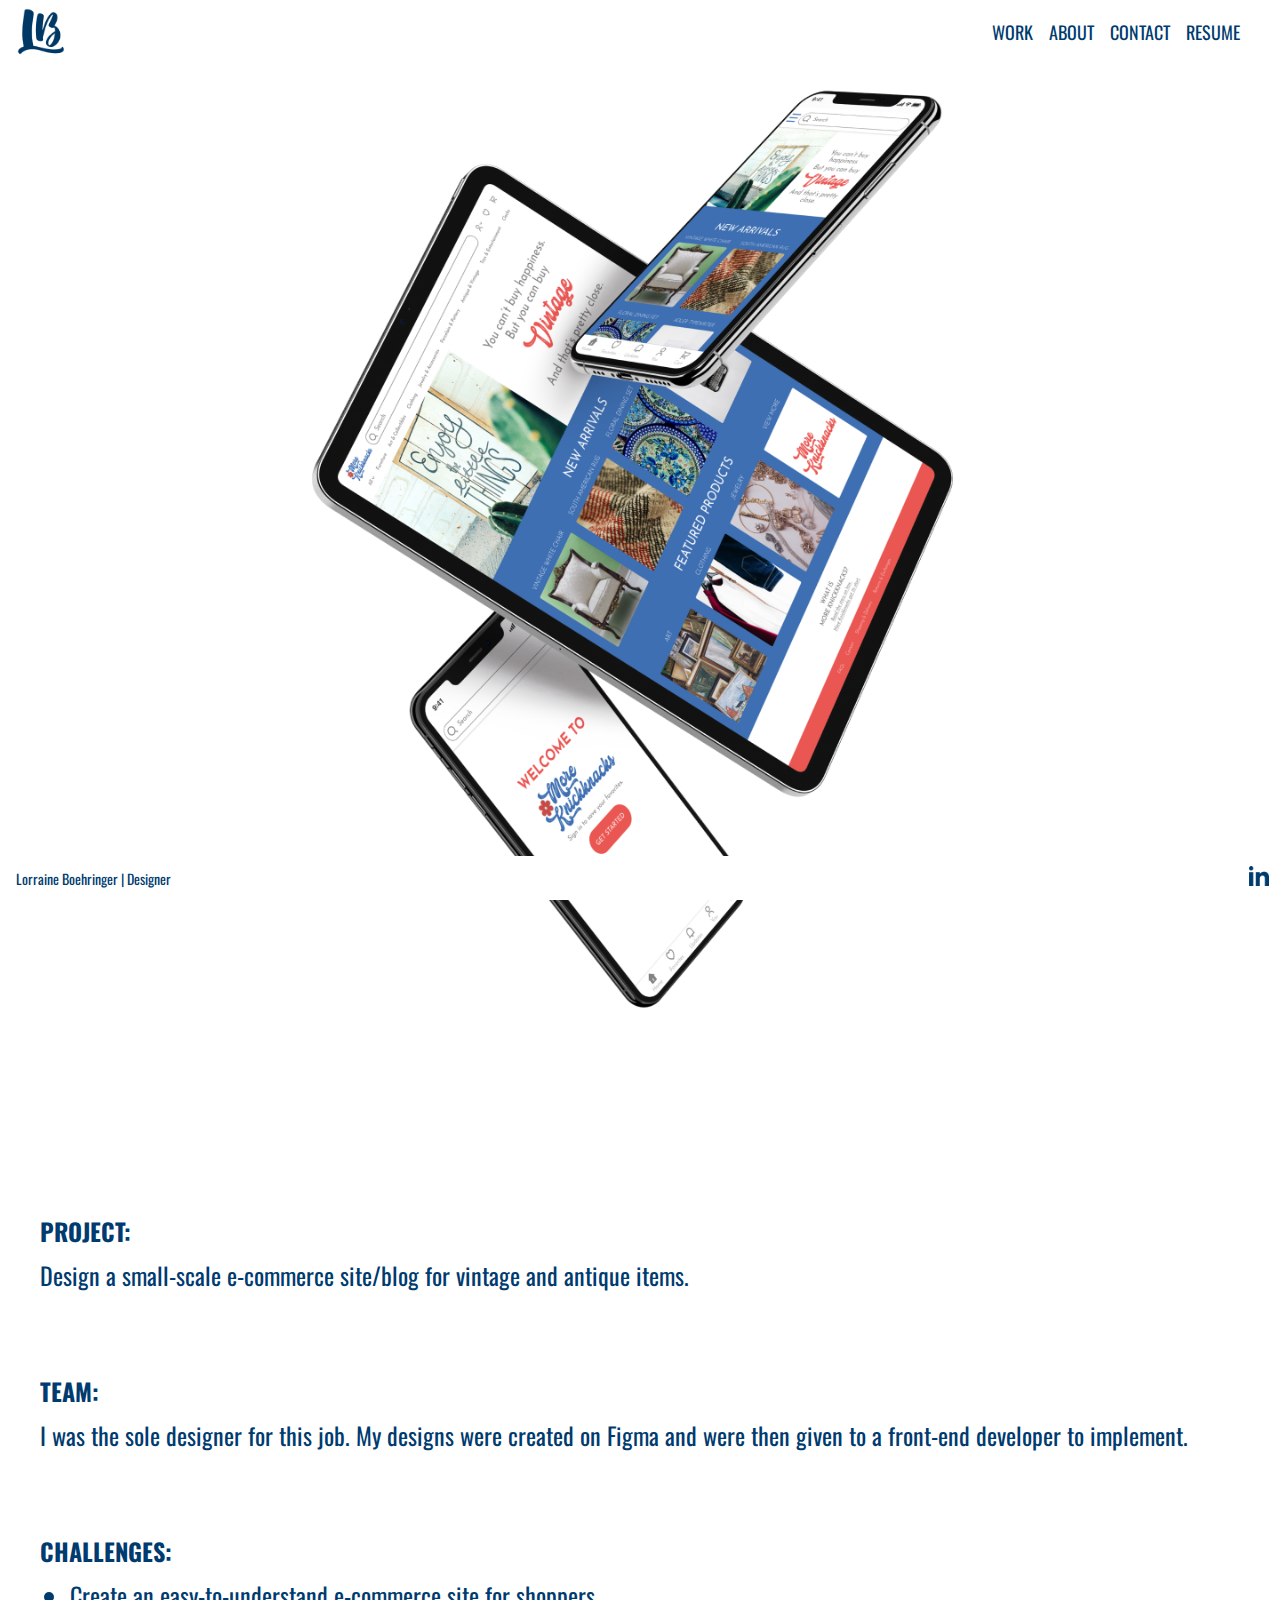
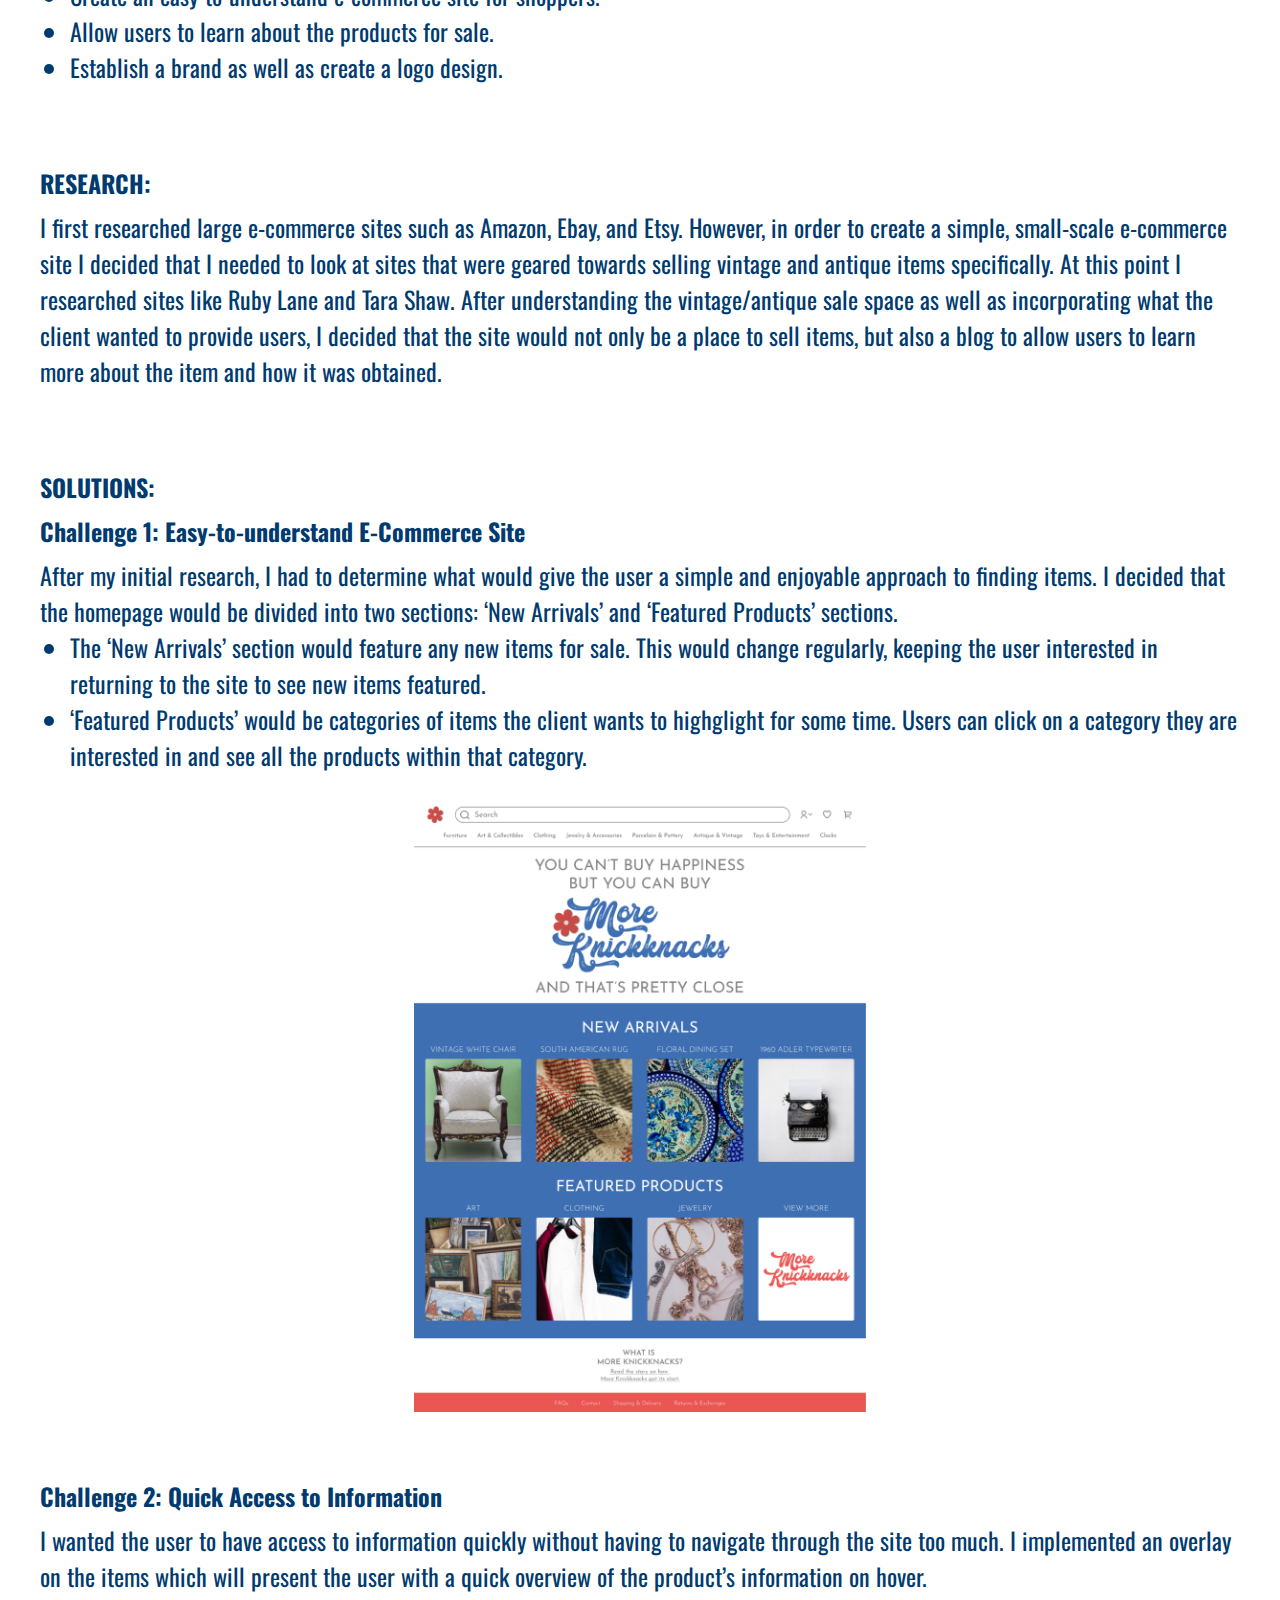
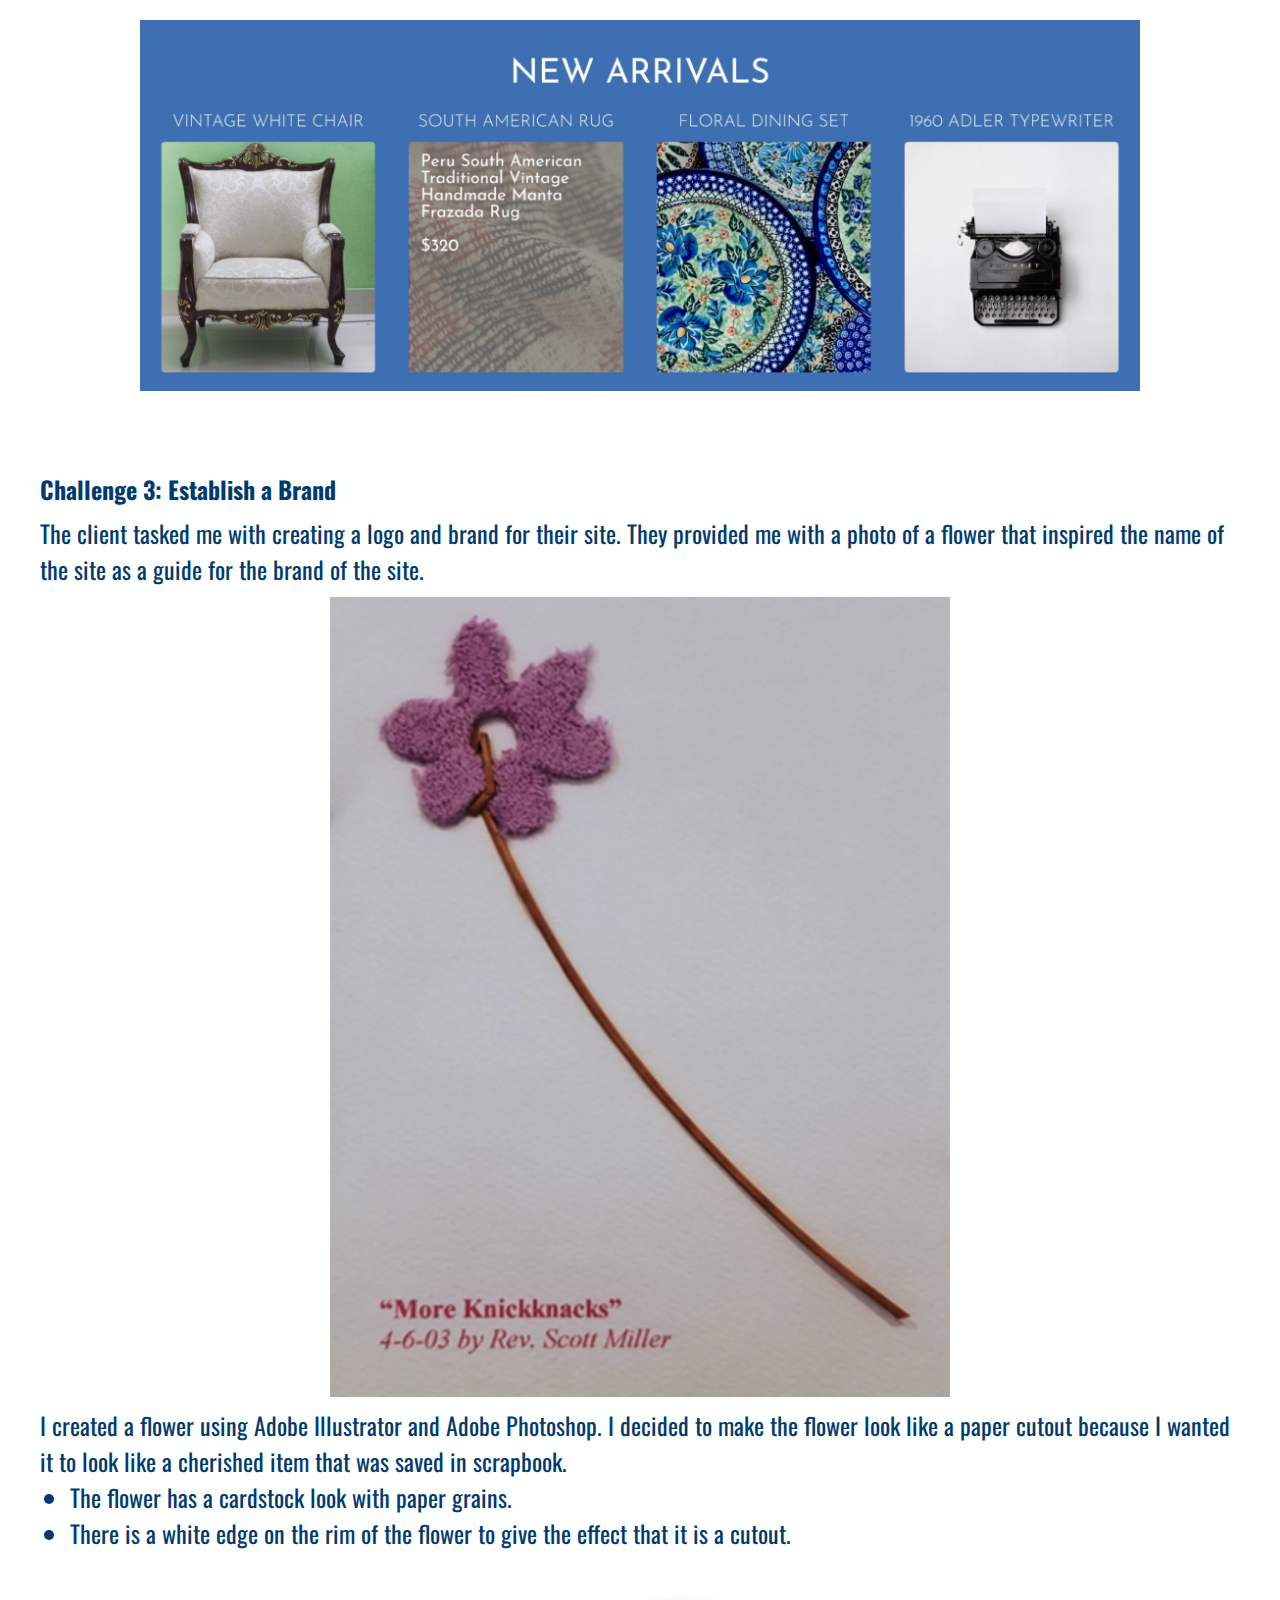
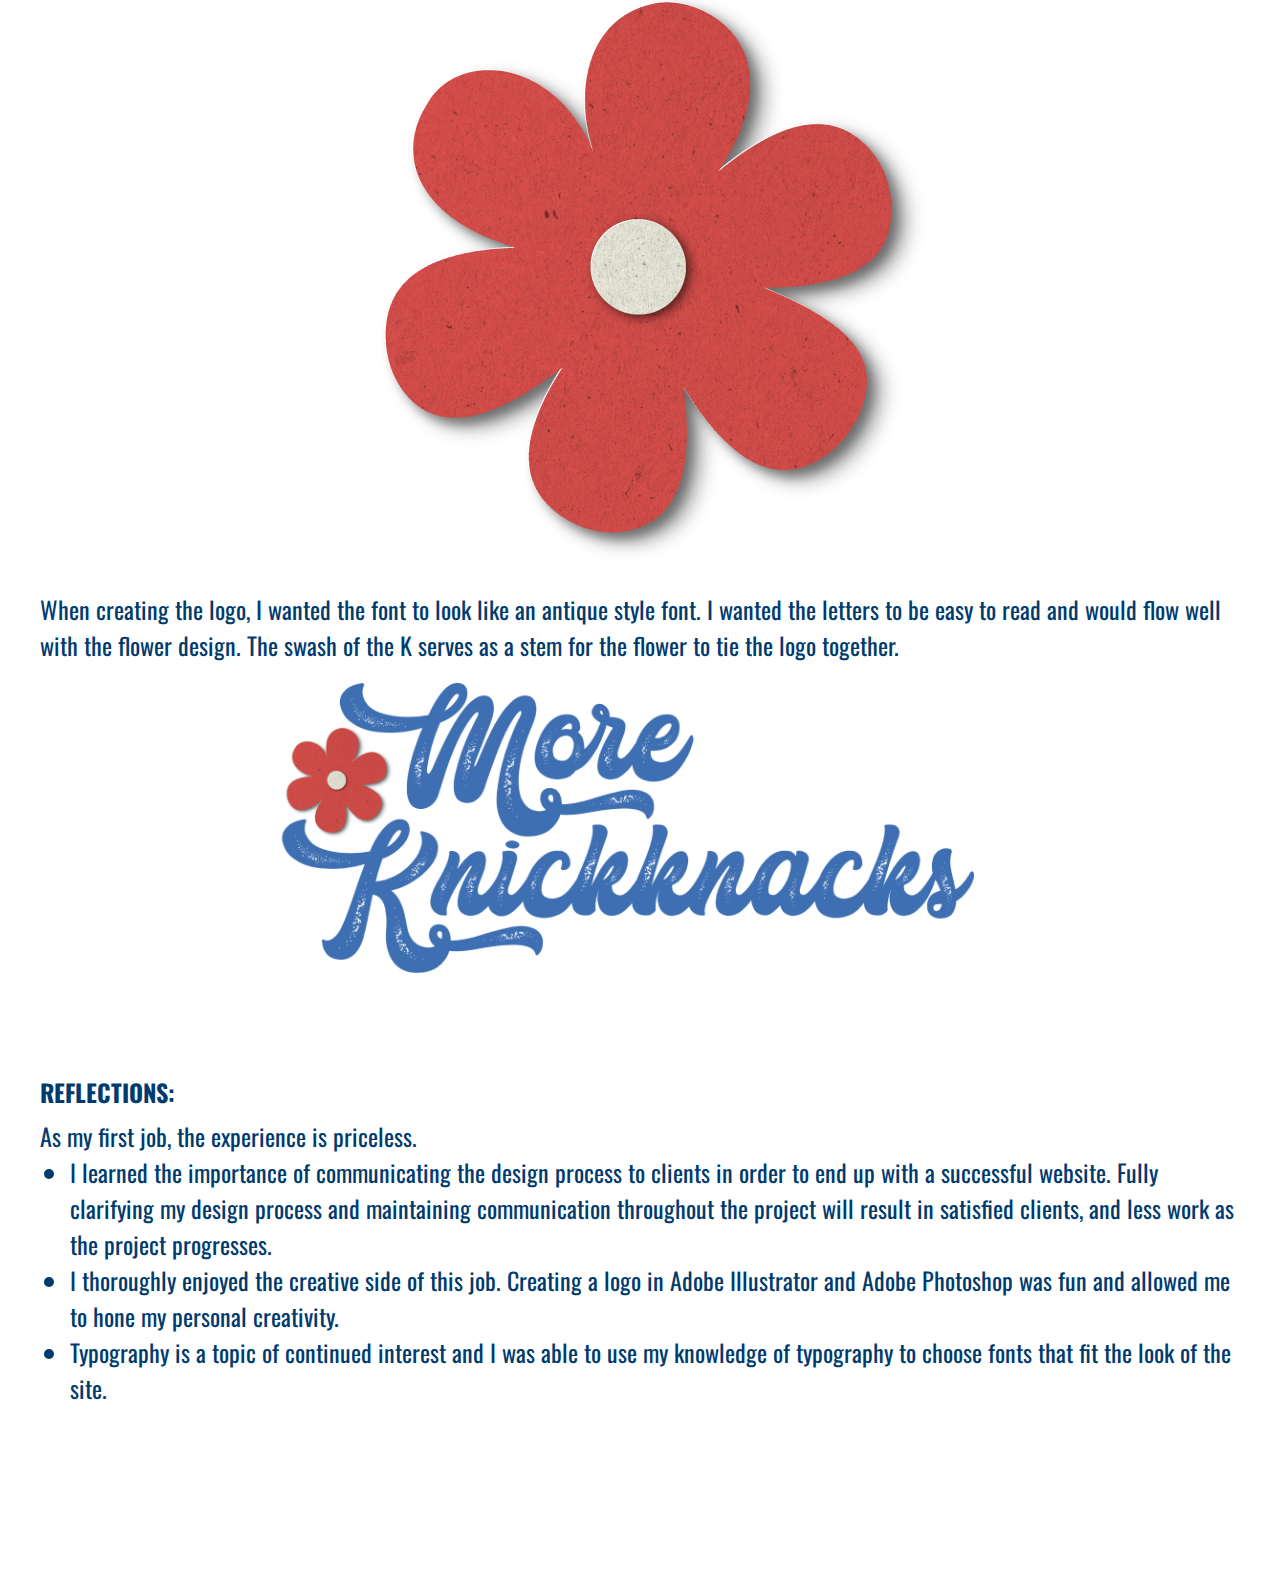
<file: project-3.html>
<!DOCTYPE html>
<html lang="en">

<head>
    <meta charset="UTF-8">
    <meta http-equiv="X-UA-Compatible" content="IE=edge">
    <meta name="viewport" content="width=device-width, initial-scale=1.0">
    <title>Antique Sales</title>
    <link rel="icon" type="image/png" href="img/LB Logo.png">
    <link rel="stylesheet" href="style.css">
    <link href="https://fonts.googleapis.com/css2?family=Oswald:wght@200;300;400;500&display=swap" rel="stylesheet">
</head>

<body class="project-body">
    <nav>
        <div class="nav-bar">
            <a href="index.html"><img class="logo" src="img/LB Logo.png" alt=""></a>
        </div>
        <div class="hamB">
            <div class="line top-line"></div>
            <div class="line mid-line"></div>
            <div class="line bot-line"></div>
        </div>

        <ul class="nav-links">
            <li class="nav-close-label">CLOSE</li>
            <li><a href="index.html#project-link"><img class="nav-icons" src="img/Work.png" alt="breifcase icon">WORK</a></li>
            <li><a href="index.html#about-link"><img class="nav-icons" src="img/About.png" alt="paper with exclamation point icon">ABOUT</a></li>
            <li><a href="index.html#contact-link"><img class="nav-icons" src="img/Contact.png" alt="email icon">CONTACT</a></li>
            <li><a target="_blank" href="Lorraine_Boehringer_Resume.pdf"><img class="nav-icons" src="img/Resume.png" alt="resume icon">RESUME</a></li>
        </ul>
    </nav>

    <div class="overlay"></div>

    <header class="p1-hero">
        <img src="img/p3-hero.png" alt="smart phone">
    </header>
    <main class="project-main">
        <h1>PROJECT:</h1>
        <p>
            Design a small-scale e-commerce site/blog for vintage and 
            antique items.
        </p>
        <h2>TEAM:</h2>
        <p>
            I was the sole designer for this job. My designs were created on Figma and were then given to a front-end developer to implement.
        </p>
        <h2 class="p2-challenges">CHALLENGES:</h2>
        <ul>
            <li>Create an easy-to-understand e-commerce site for shoppers.</li>
            <li>Allow users to learn about the products for sale. </li>
            <li>Establish a brand as well as create a logo design.</li>
        </ul>
        <h2>RESEARCH:</h2>
        <p>
            I first researched large e-commerce sites such as Amazon, Ebay, and Etsy. However, in order to create a simple, small-scale e-commerce site I decided that I needed to look at sites that were geared towards selling vintage and antique items specifically. At this point I researched sites like Ruby Lane and Tara Shaw. After understanding the vintage/antique sale space as well as incorporating what the client wanted to provide users, I decided that the site would not only be a place to sell items, but also a blog to allow users to learn more about the item and how it was obtained.  
        </p>    
        <h2>SOLUTIONS:</h2>
        <h3 class="challenge">Challenge 1: Easy-to-understand E-Commerce Site</h3>
        <p>
            After my initial research, I had to determine what would give the user a simple and enjoyable approach to finding items. I decided that the homepage would be divided into two sections: ‘New Arrivals’ and ‘Featured Products’ sections.
        </p>
        <ul>
            <li> 
                The ‘New Arrivals’ section would feature any new items for sale. This would change regularly, keeping the user interested in returning to the site to see new items featured. 
                   </li>
            <li>
                ‘Featured Products’ would be categories of items the client wants to highglight for some time. Users can click on a category they are interested in and see all the products within that category.
            </li>
        </ul>
        <div class="p3-img-container">
            <img class="research-img p3-img" src="img/landing-page.png" alt="landing page interface">
        </div>
        <h3 class="challenge">Challenge 2: Quick Access to Information </h3>
        <p>
            I wanted the user to have access to information quickly without having to navigate through the site too much. I implemented an overlay on the items which will present the user with a quick overview of the product’s information on hover.
        </p>
        <div class="p3-img-container p3-2nd-img">
           <img class="research-img" src="img/overlay.png" alt="image with text overlay"> 
        </div>
        
        <h3 class="challenge p3-challenge-3">Challenge 3: Establish a Brand</h3>
        <p>
            The client tasked me with creating a logo and brand for their site. They provided me with a photo of a flower that inspired the name of the site as a guide for the brand of the site.
        </p>
        <div class="p3-img-container flower-container">
            <img class="research-img p3-img flower" src="img/cloth-flower.png" alt="image with text overlay">
        </div>
        
        <p>
            I created a flower using Adobe Illustrator and Adobe Photoshop. I decided to make the flower look like a paper cutout because I wanted it to look like a cherished item that was saved in scrapbook.
        </p>
        <ul>
            <li>
                The flower has a cardstock look with paper grains.
            </li>
            <li>
                There is a white edge on the rim of the flower to give the effect that it is a cutout.
            </li>
        </ul>
        <div class="flower-container">
            <img class="flower" src="img/paper-flower.png" alt="red paper flower logo">   
        </div>
        <p>
            When creating the logo, I wanted the font to look like an antique style font. I wanted the letters to be easy to read and would flow well with the flower design. The swash of the K serves as a stem for the flower to tie the logo together.
        </p>
        <div class="knacks-img-container">
            <img class="research-img p3-img" src="img/knacks-logo.png" alt="More Knickknacks text with logo">
        </div>
        <h2>REFLECTIONS: </h2>
        <p>
            As my first job, the experience is priceless.  
        </p>
        <ul>
            <li>
                I learned the importance of communicating the design process to clients in order to end up with a successful website. Fully clarifying my design process and maintaining communication throughout the project will result in satisfied clients, and less work as the project progresses. 
            </li>
            <li>
                I thoroughly enjoyed the creative side of this job. Creating a logo in Adobe Illustrator and Adobe Photoshop was fun and allowed me to hone my personal creativity.
            </li>
            <li>
                Typography is a topic of continued interest and I was able to use my knowledge of typography to choose fonts that fit the look of the site.
            </li>
        </ul>
    </main>

    <footer>
        <p>Lorraine Boehringer | Designer</p>
        <div class="foot-img-container">
            <a href="https://www.linkedin.com/in/loboeh/"><img class="foot-img" src="img/linkedin.png" alt="linkedin icon"></a>
        </div>
    </footer>

    <script src="script.js"></script>
</body>

</html>
</file>
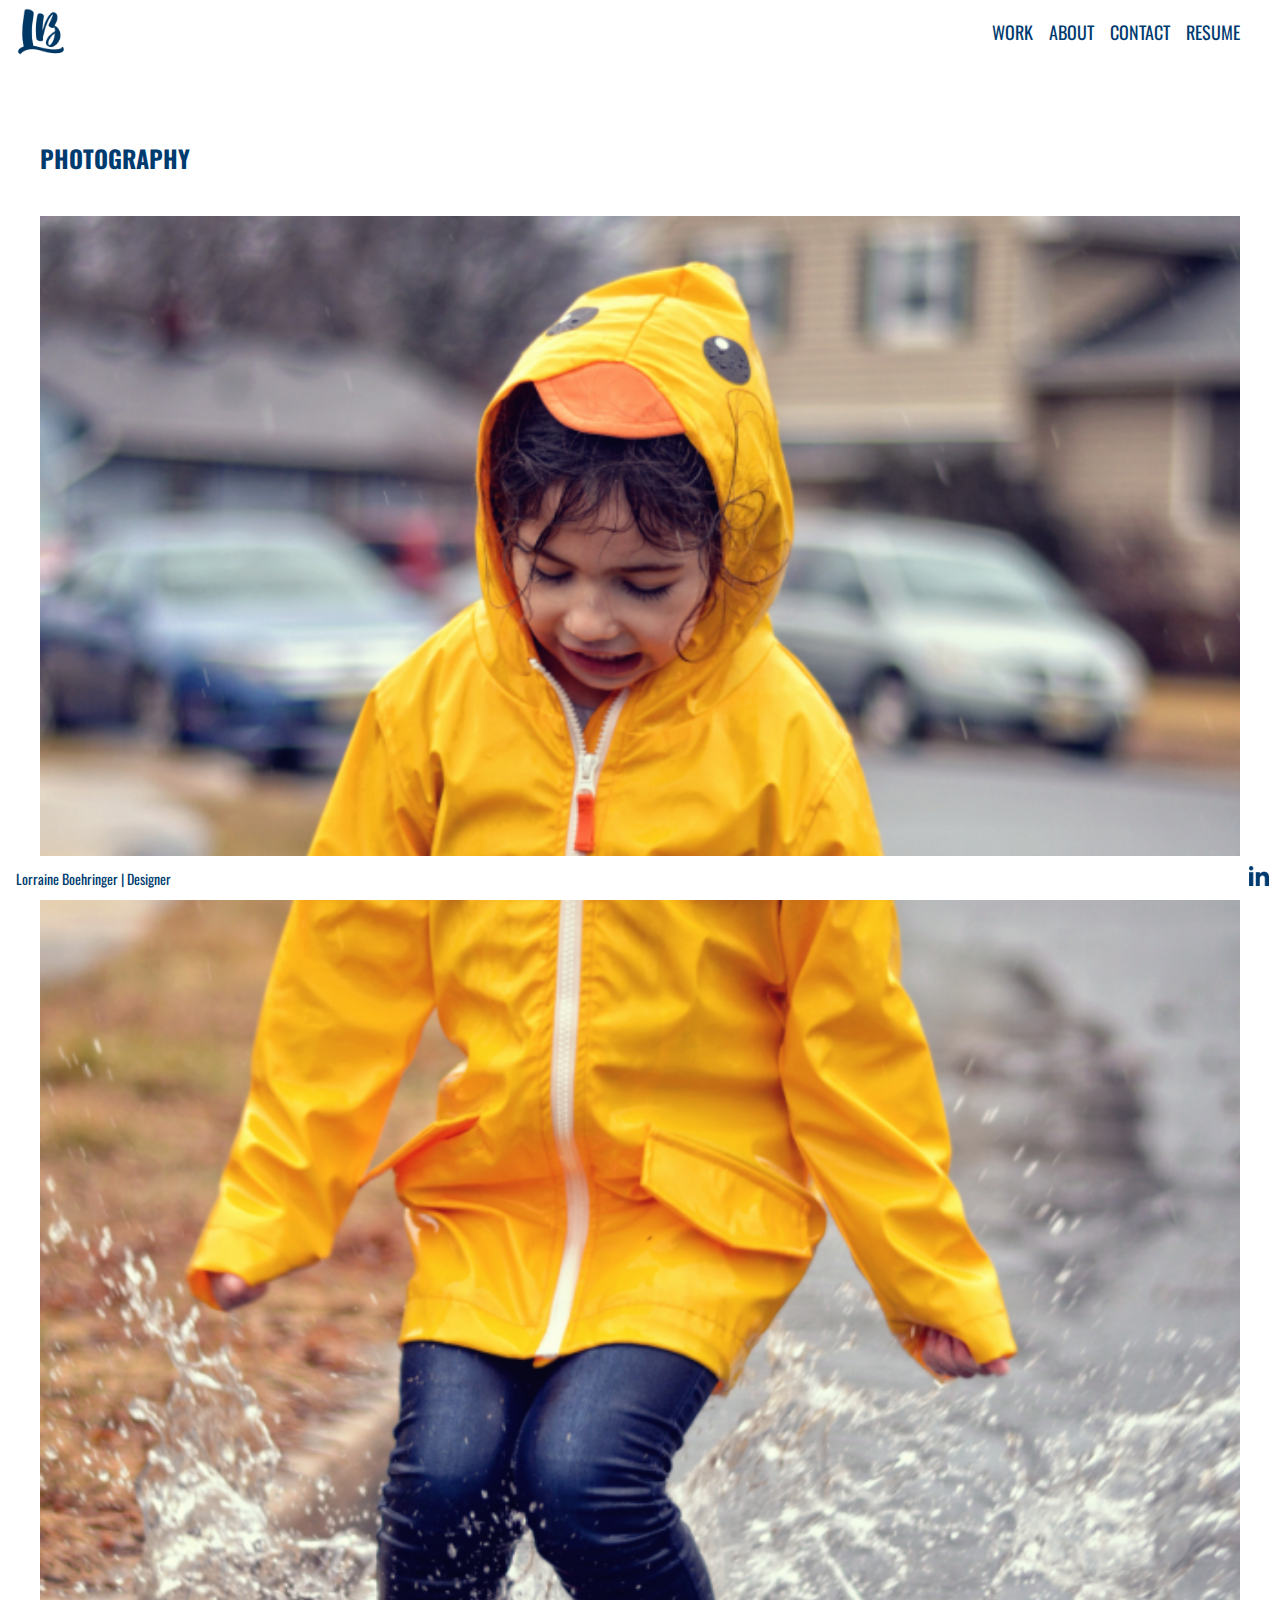
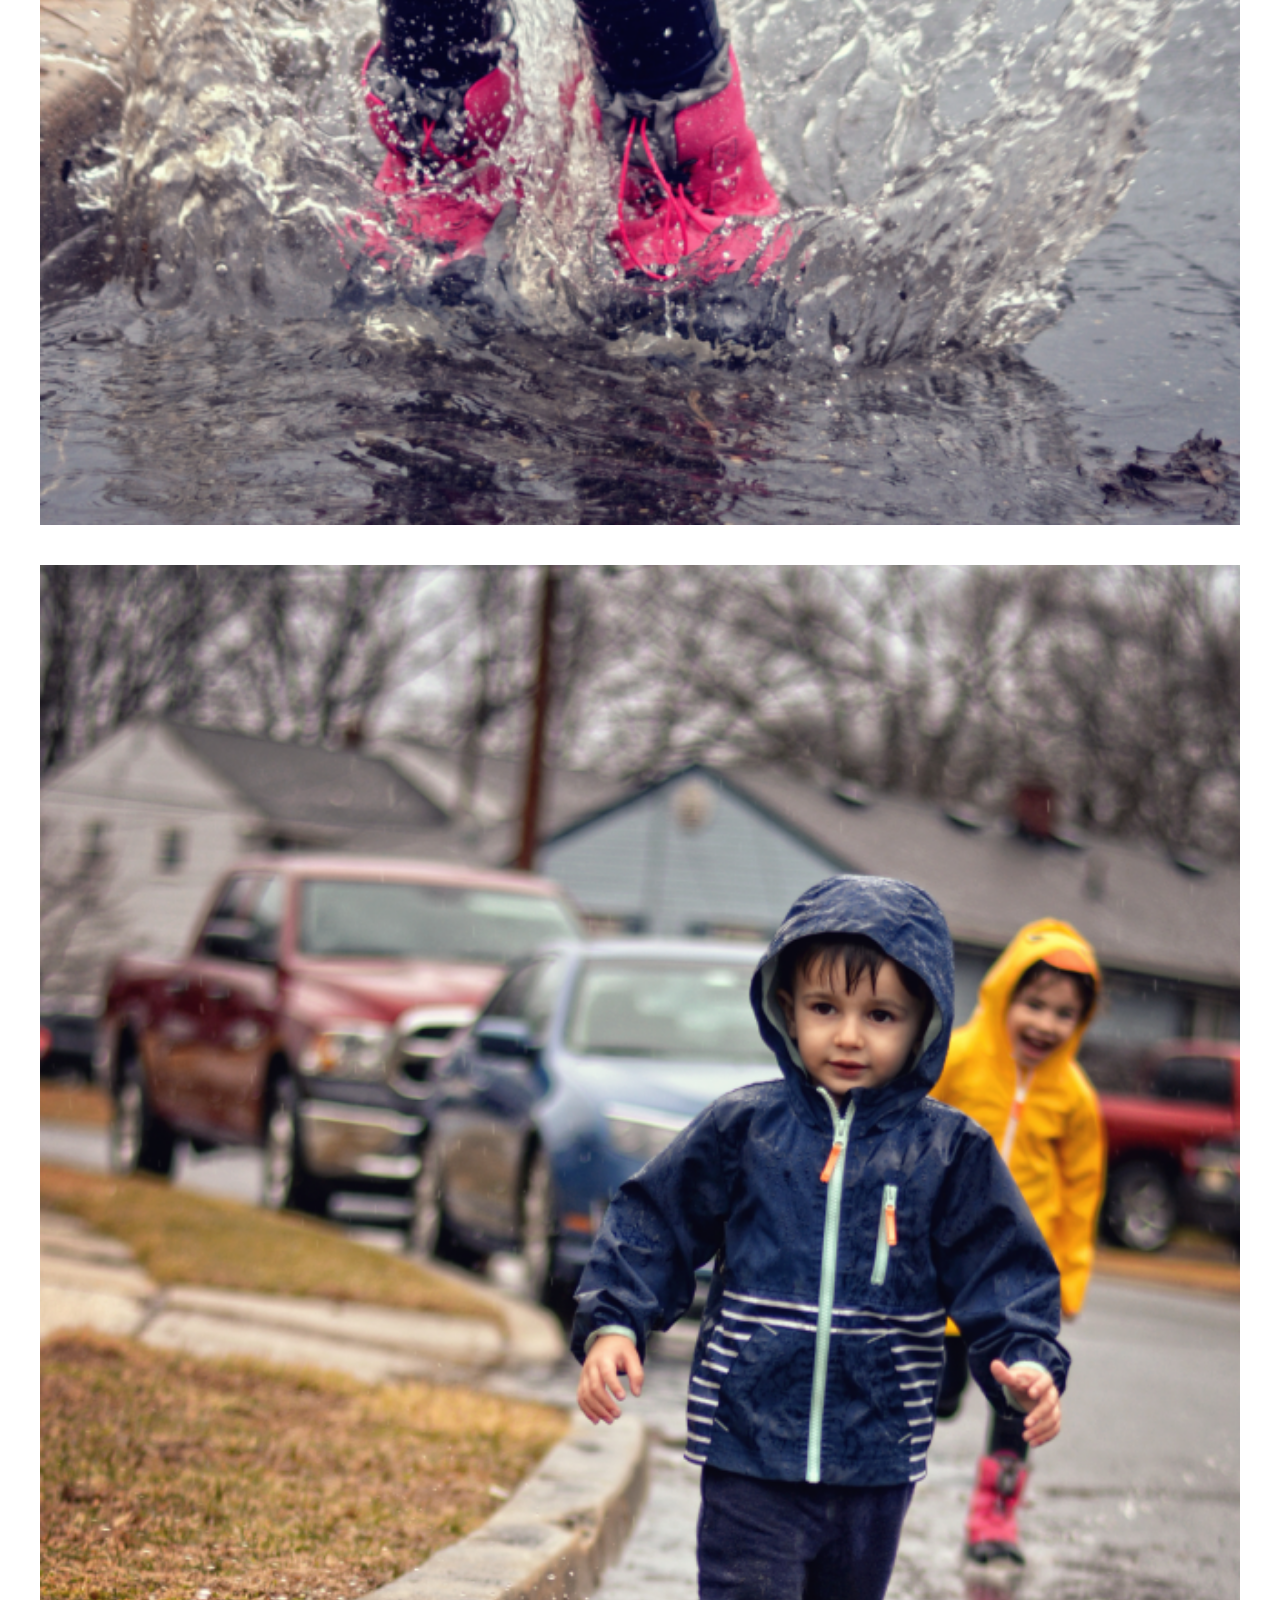
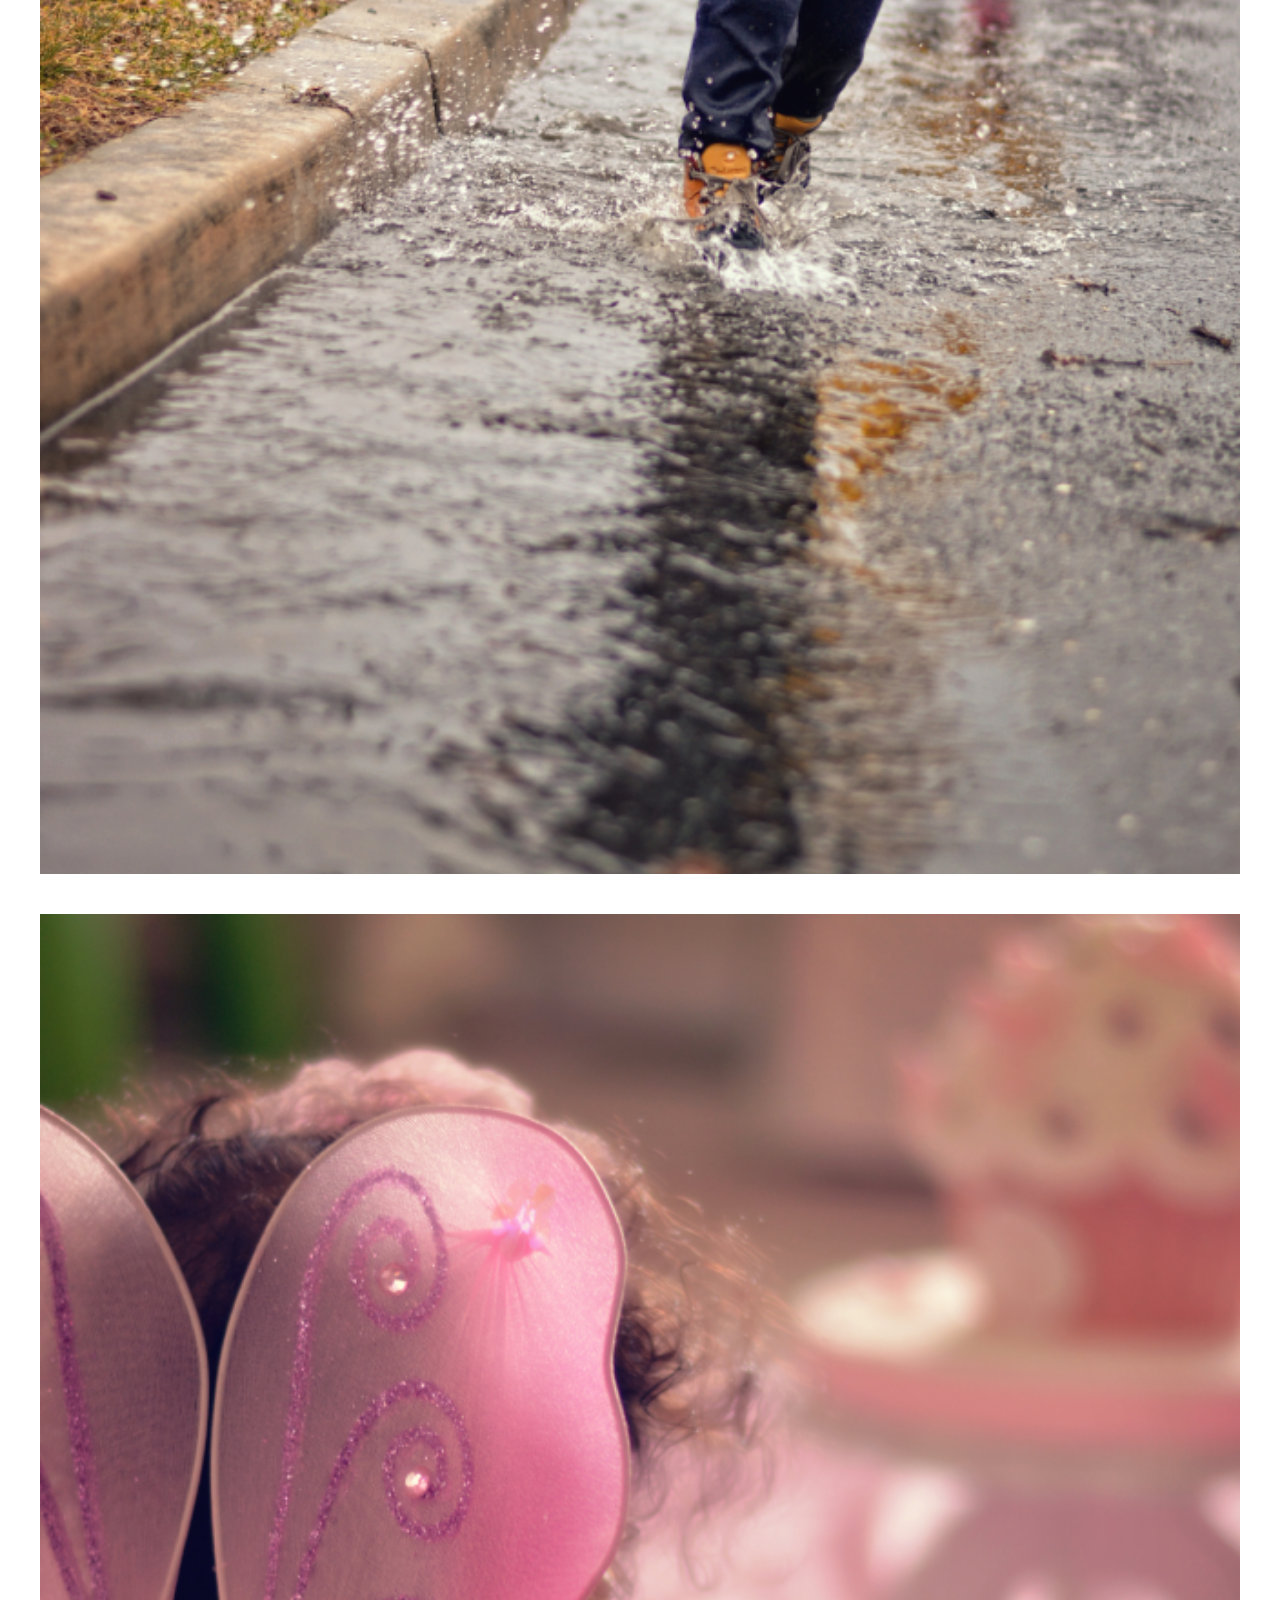
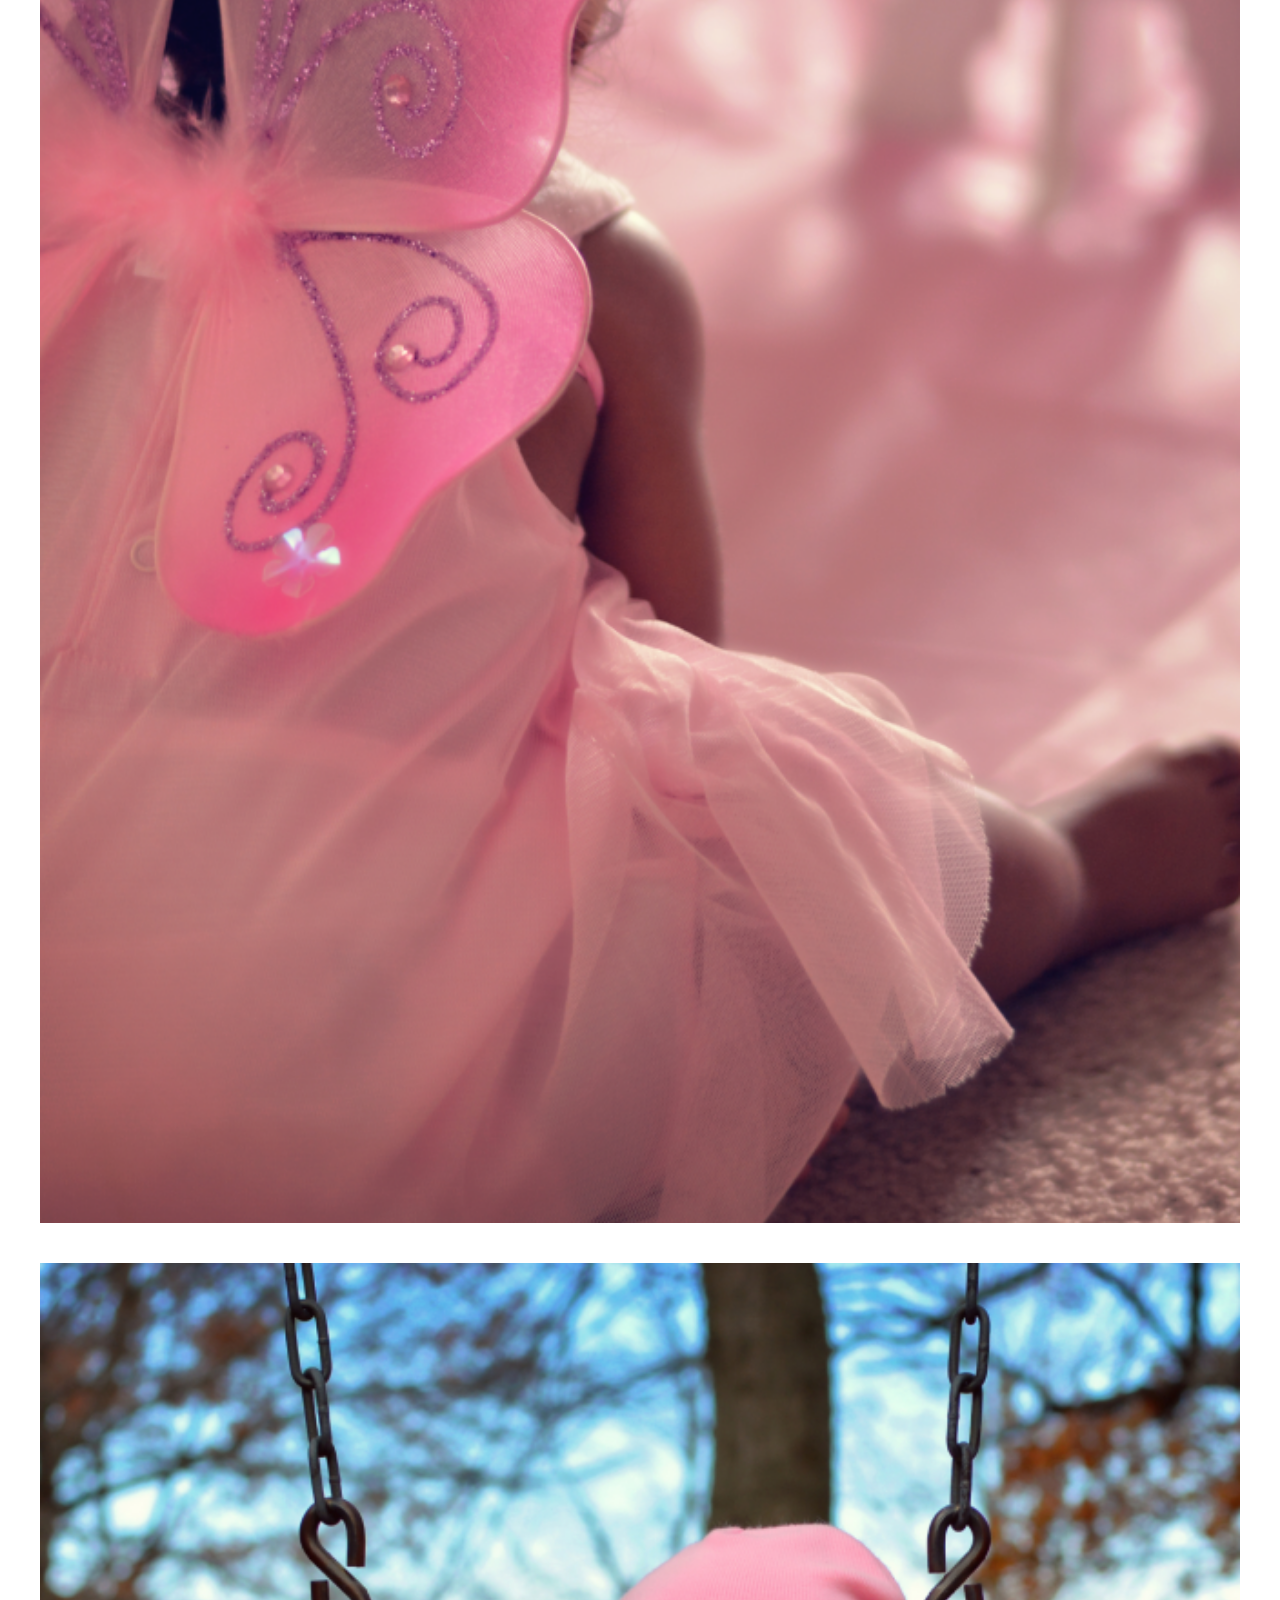
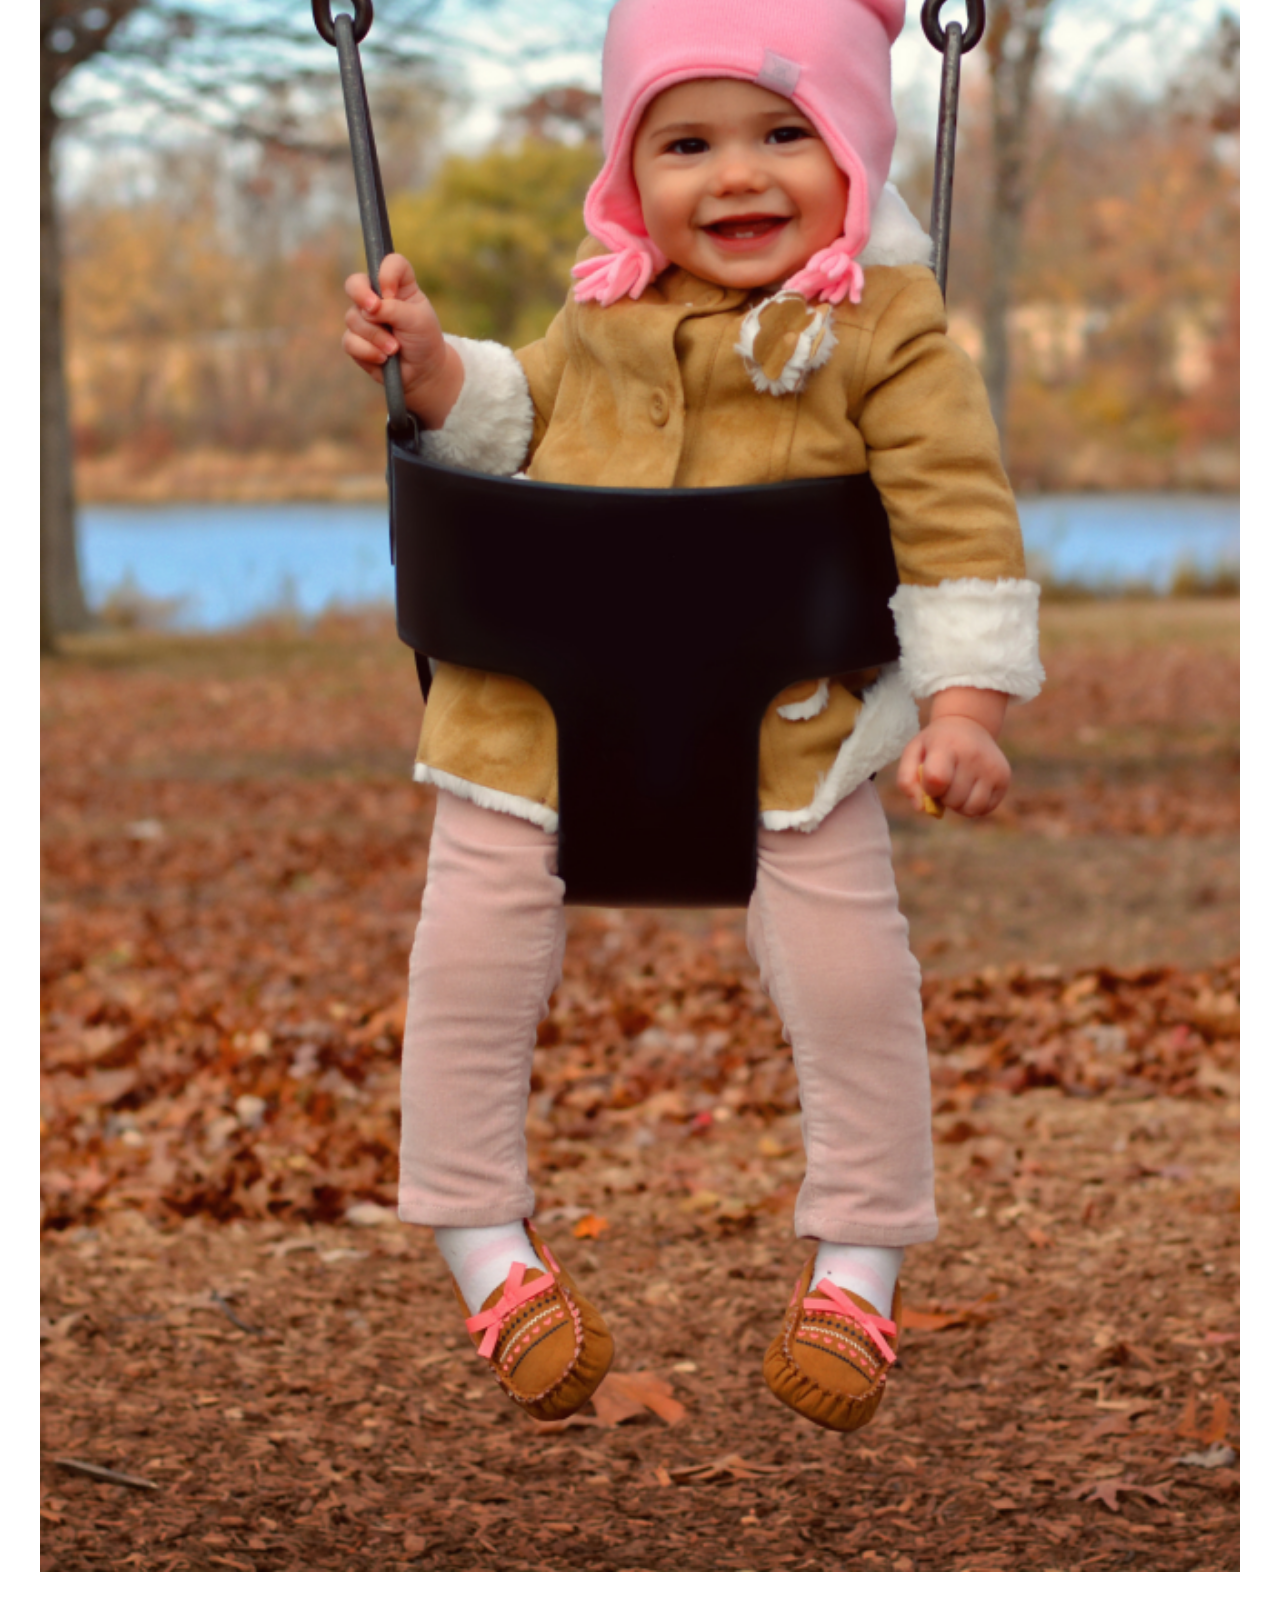
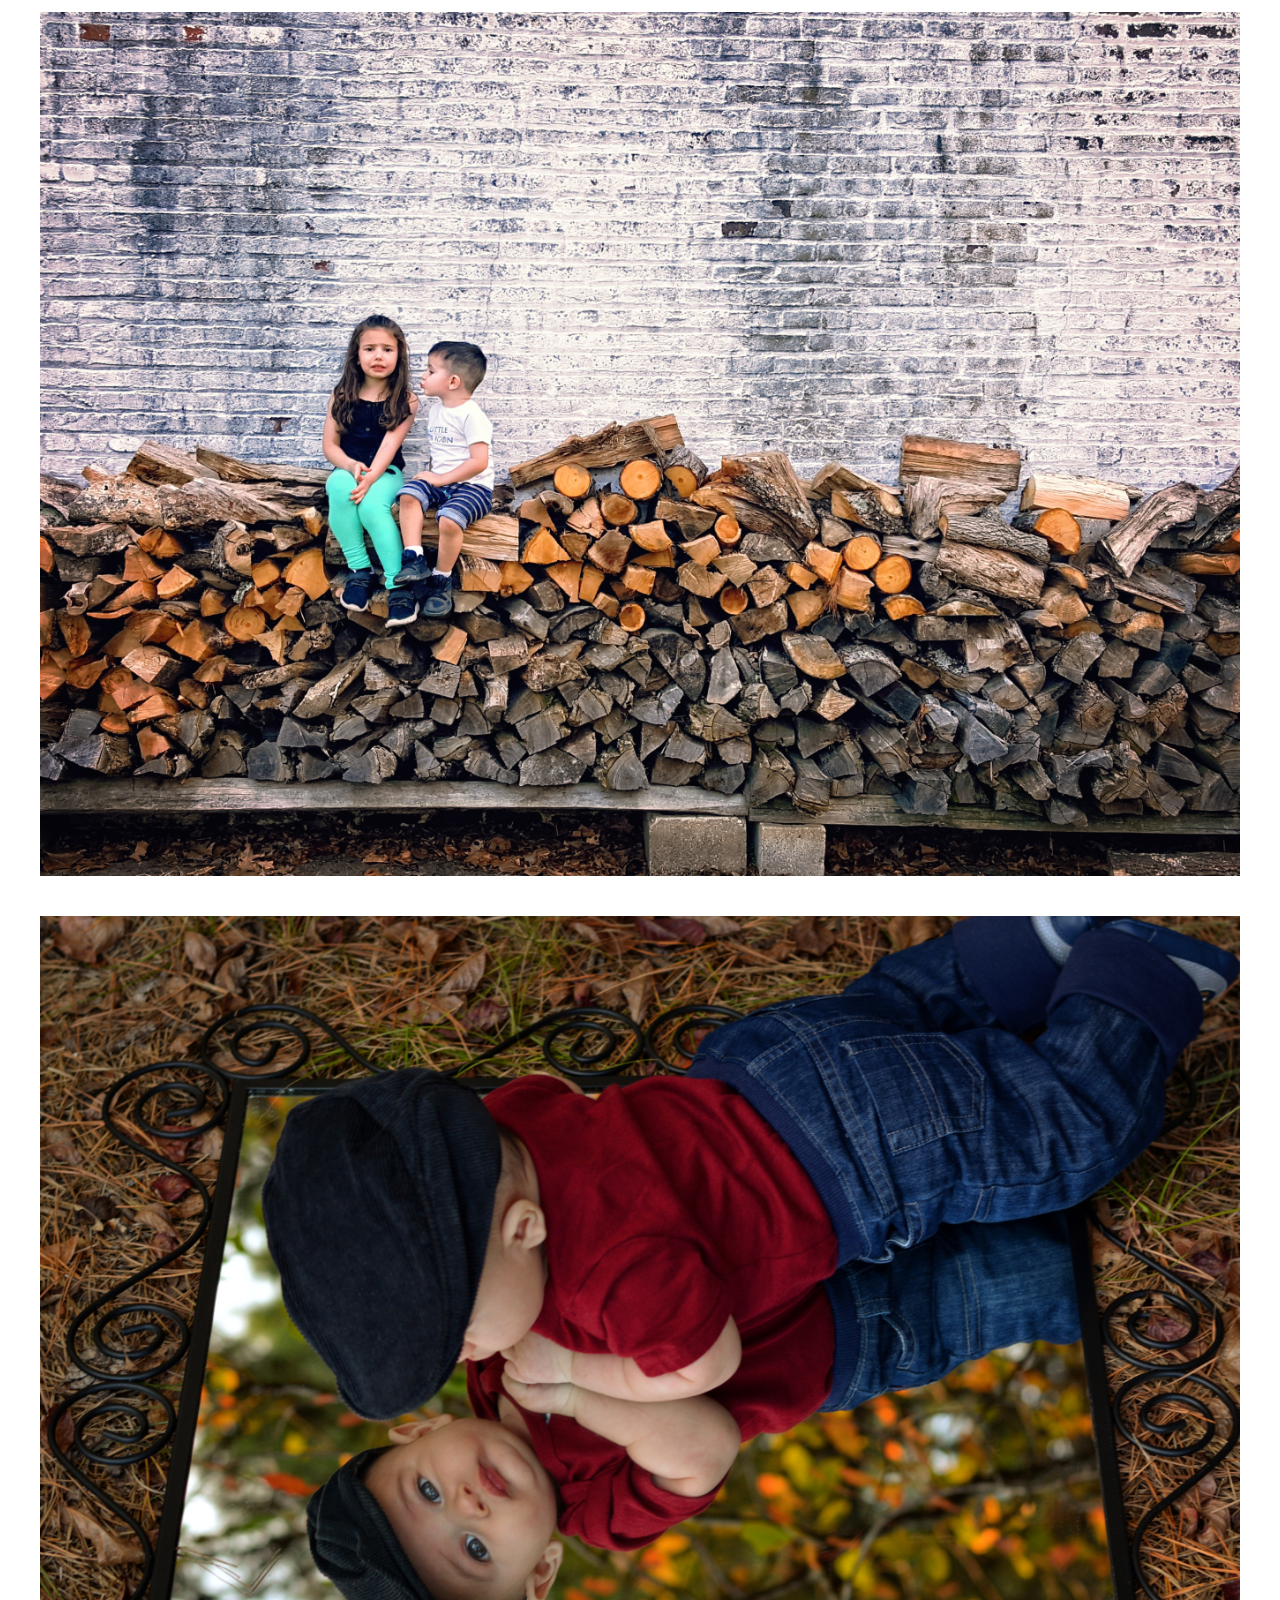
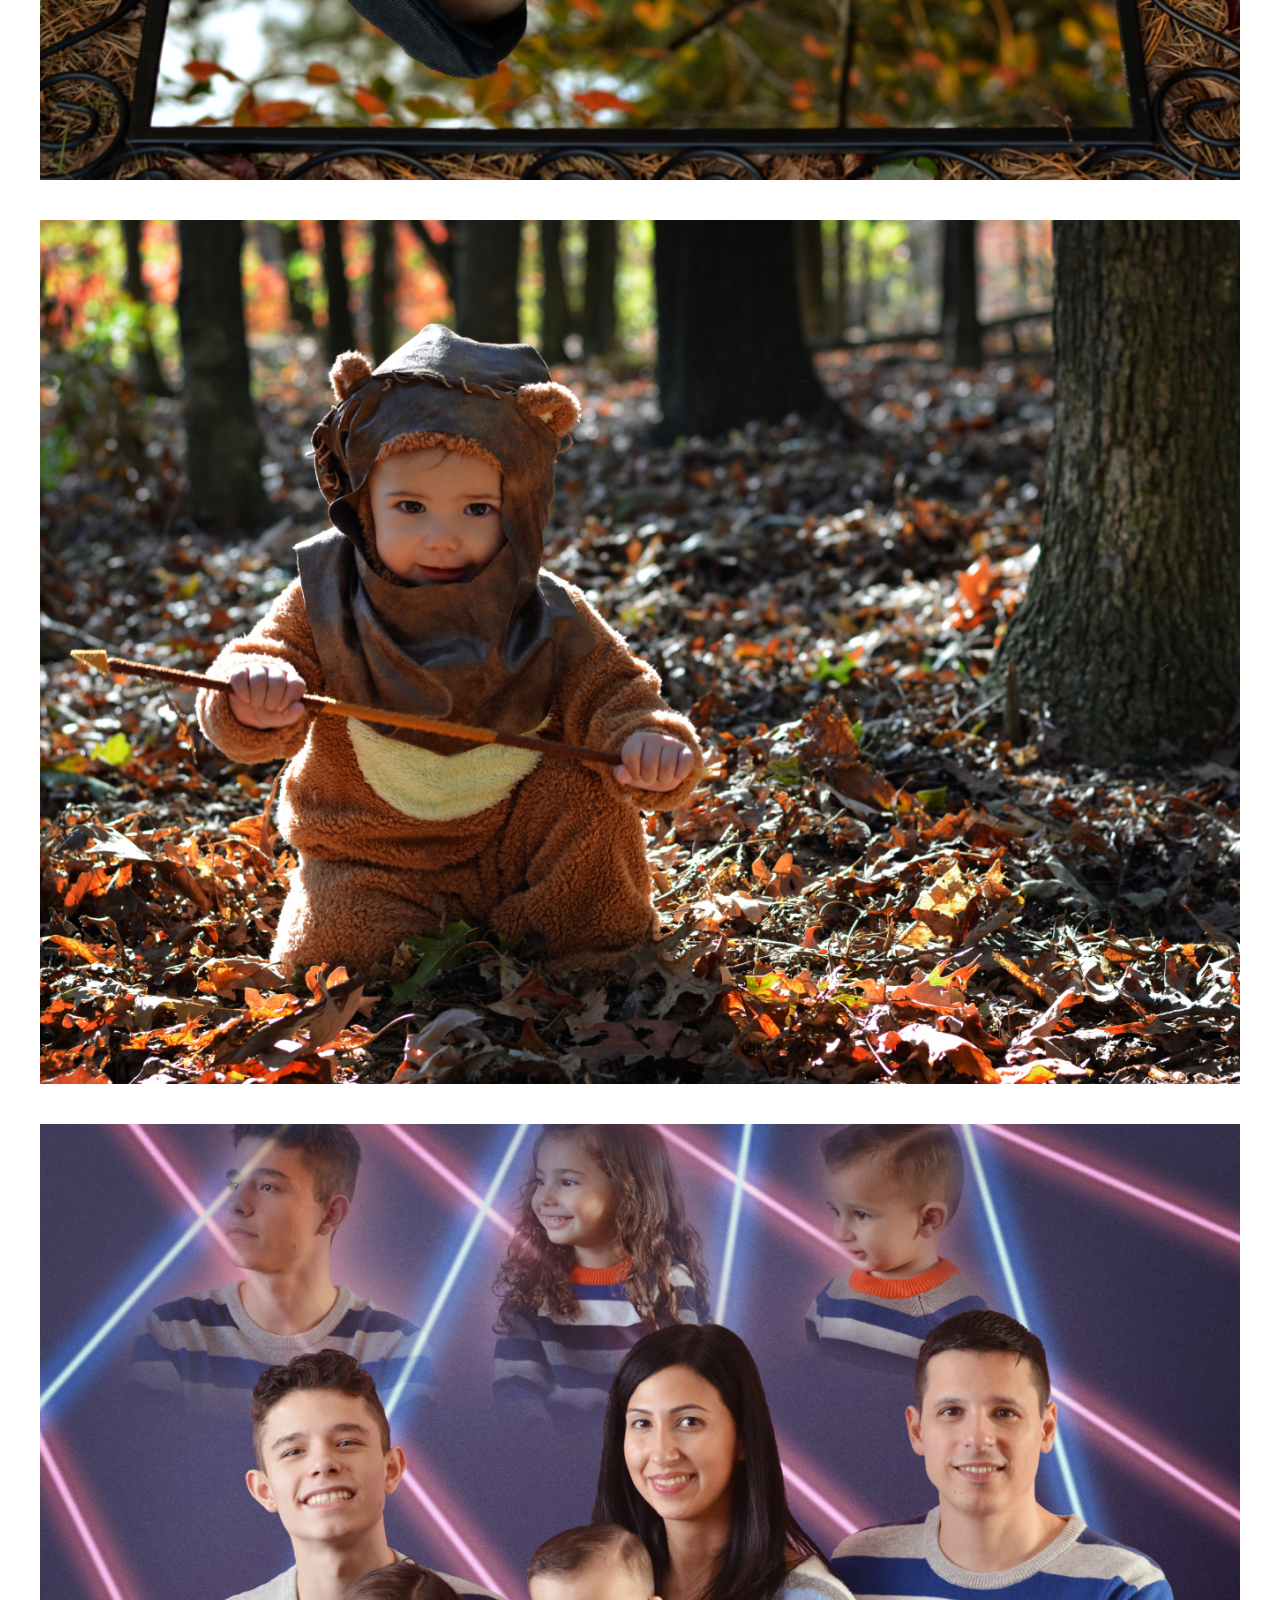
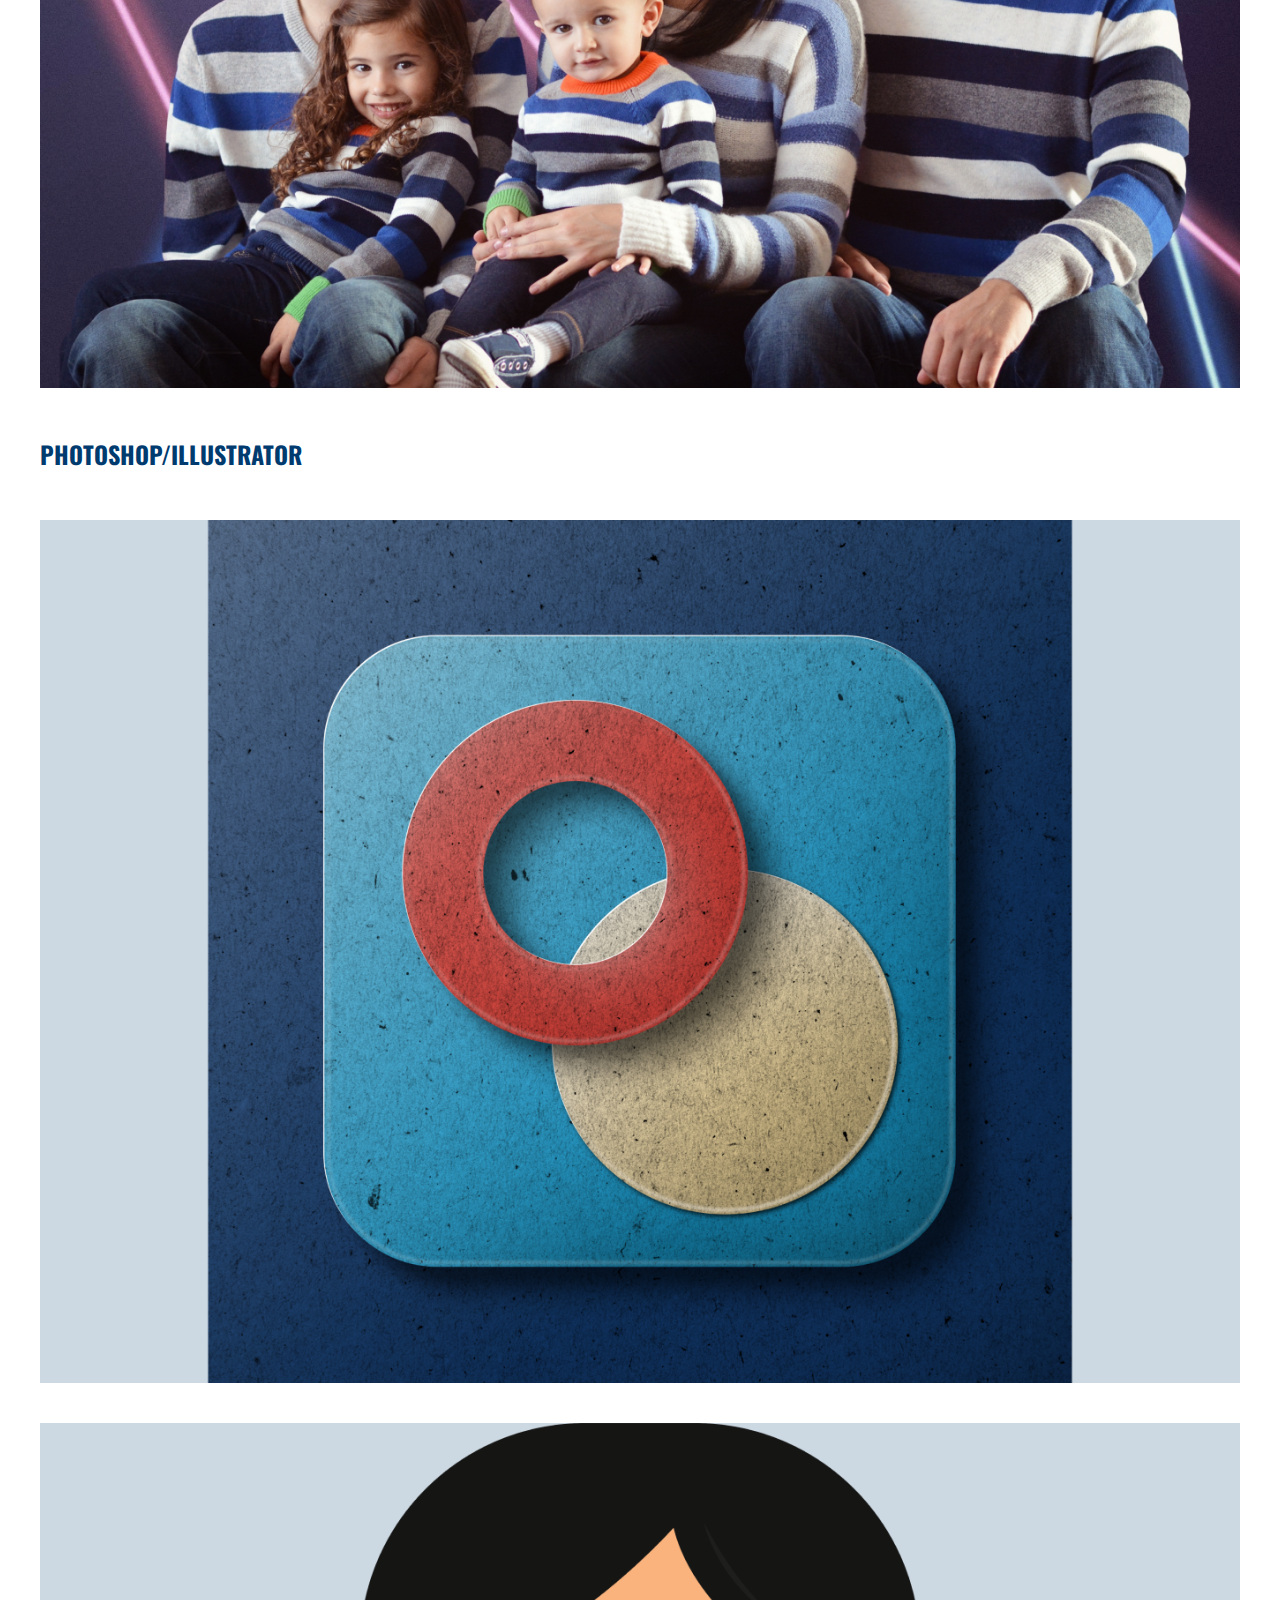
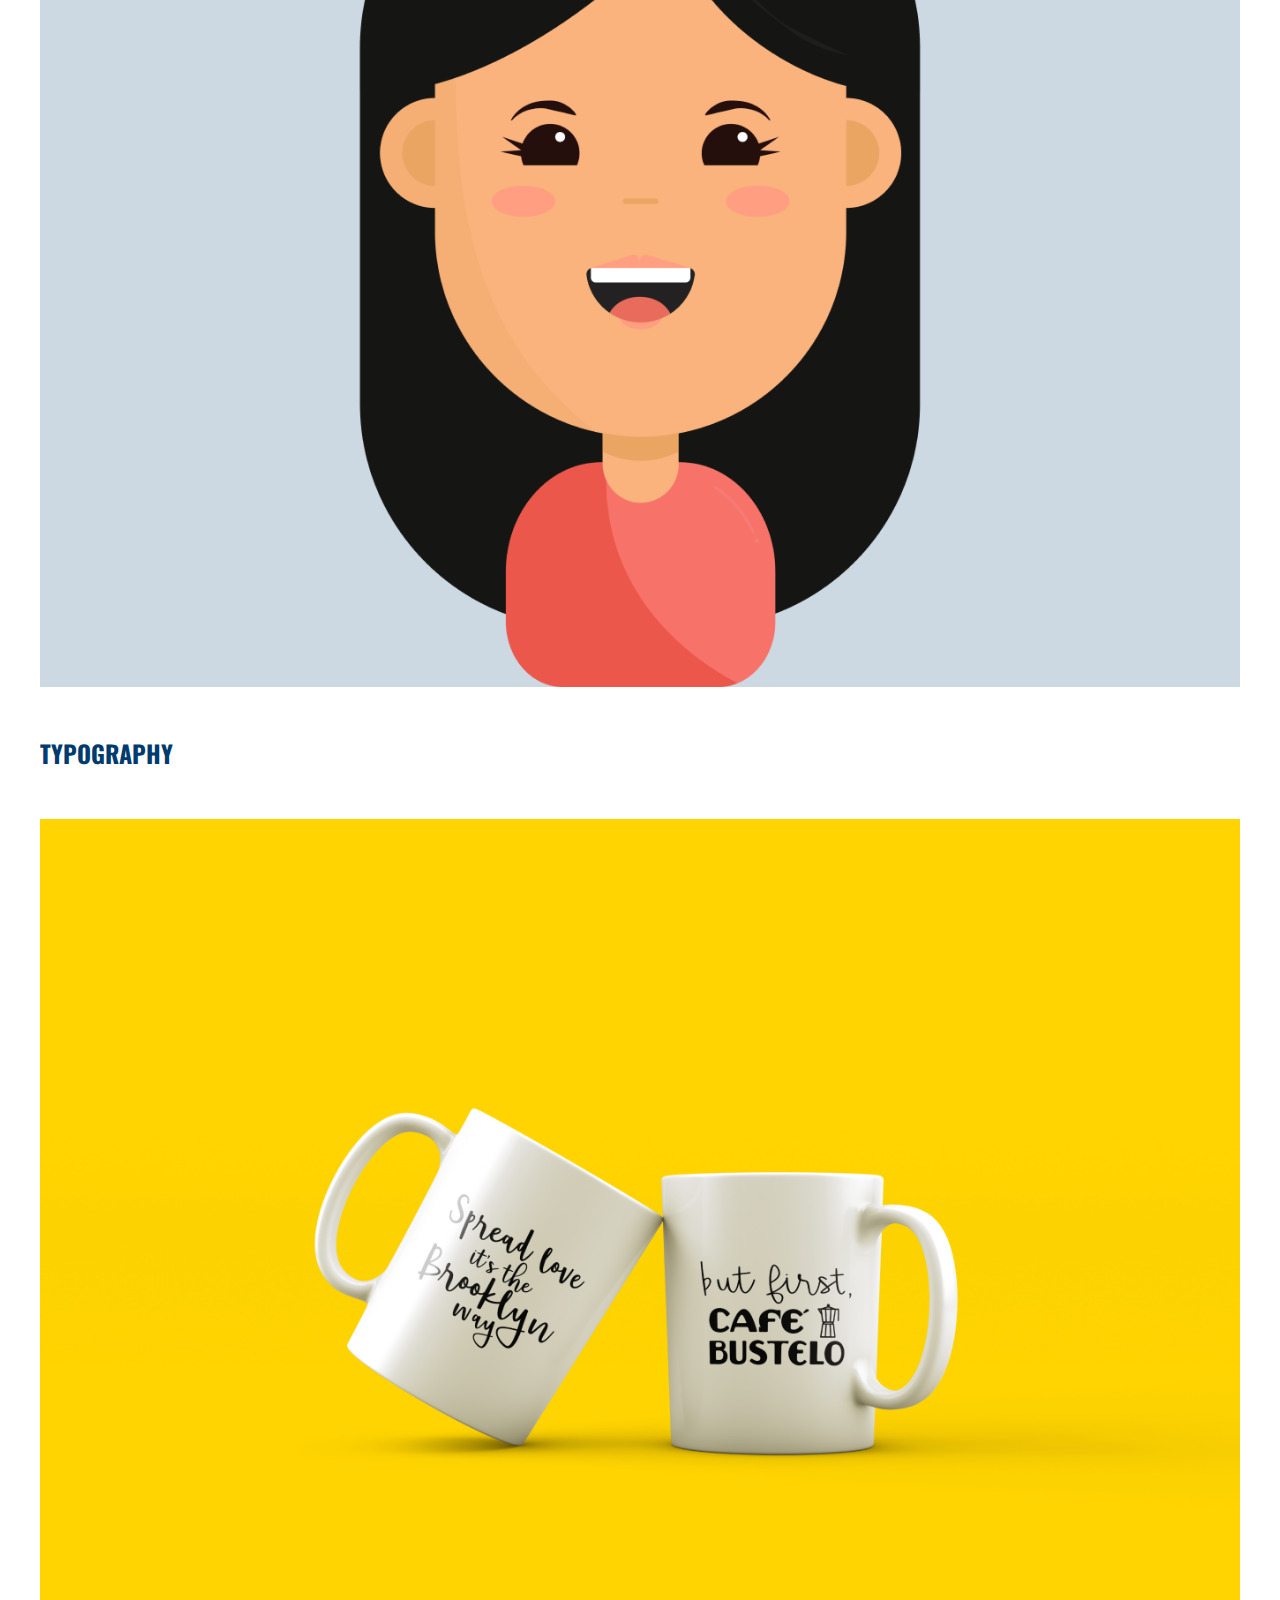
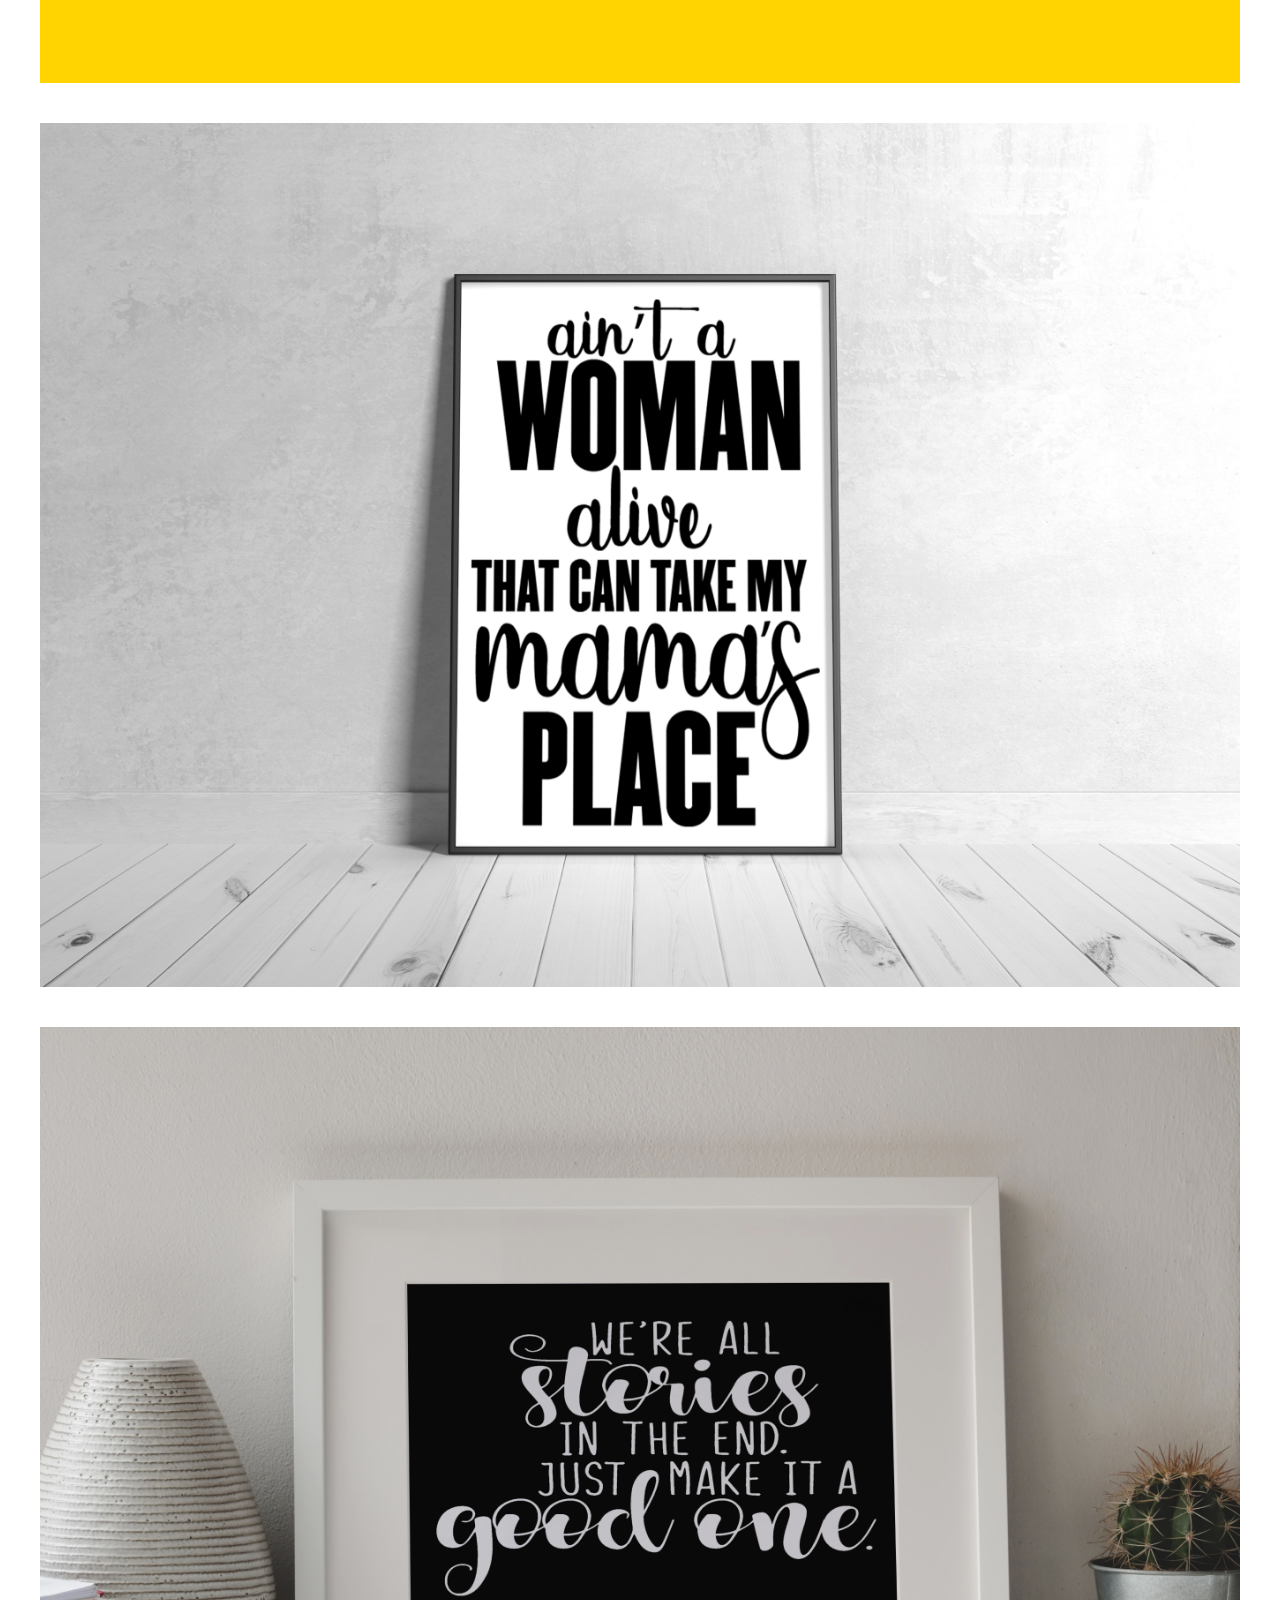
<file: works.html>
<!DOCTYPE html>
<html lang="en">

<head>
    <meta charset="UTF-8">
    <meta http-equiv="X-UA-Compatible" content="IE=edge">
    <meta name="viewport" content="width=device-width, initial-scale=1.0">
    <title>Other Work</title>
    <link rel="icon" type="image/png" href="img/LB Logo.png">
    <link rel="stylesheet" href="style.css">
    <link href="https://fonts.googleapis.com/css2?family=Oswald:wght@200;300;400;500&display=swap" rel="stylesheet">
</head>

<body class="project-body">
    <nav>
        <div class="nav-bar">
            <a href="index.html"><img class="logo" src="img/LB Logo.png" alt=""></a>
        </div>
        <div class="hamB">
            <div class="line top-line"></div>
            <div class="line mid-line"></div>
            <div class="line bot-line"></div>
        </div>

        <ul class="nav-links">
            <li class="nav-close-label">CLOSE</li>
            <li><a href="index.html#project-link"><img class="nav-icons" src="img/Work.png" alt="breifcase icon">WORK</a></li>
            <li><a href="index.html#about-link"><img class="nav-icons" src="img/About.png" alt="paper with exclamation point icon">ABOUT</a></li>
            <li><a href="index.html#contact-link"><img class="nav-icons" src="img/Contact.png" alt="email icon">CONTACT</a></li>
            <li><a target="_blank" href="Lorraine_Boehringer_Resume.pdf"><img class="nav-icons" src="img/Resume.png" alt="resume icon">RESUME</a></li>
        </ul>
    </nav>

    <div class="overlay"></div>

    <main class="project-main works">
        <h1 class="photography">PHOTOGRAPHY</h1>
        <div class="kids-img-container">
            <img class="kid-1" src="img/splash.png" alt="girl in raincoat jumping in puddle">
            <img class="kid-2" src="img/rain.png" alt="girl and boy wearing raincoats walking in rain">
            <img class="kid-3" src="img/angel.png" alt="baby with angel wings">
            <img class="kid-4" src="img/swing.png" alt="baby in swing">
        </div>
        <img src="img/logs.png" alt="girl and boy sitting on stacked logs">
        <img src="img/mirror.png" alt="baby laying on mirror">
        <img src="img/ewok.png" alt="baby in ewok costume">
        <img src="img/family.png" alt="family photo ">
        
        <h1 class="works-heading" >PHOTOSHOP/ILLUSTRATOR</h1>
        <img src="img/circles.png" alt="circle art">
        <img src="img/toon.png" alt="cartoon woman">

        <h1 class="works-heading" >TYPOGRAPHY</h1>
        <img src="img/mugs.png" alt="mugs with typography">
        <img src="img/type.png" alt="sign with black typography">
        <img src="img/type-2.png" alt="sign with white typography">
    </main>

    <footer>
        <p>Lorraine Boehringer | Designer</p>
        <div class="foot-img-container">
            <a href="https://www.linkedin.com/in/loboeh/"><img class="foot-img" src="img/linkedin.png" alt="linkedin icon"></a>
        </div>
    </footer>

    <script src="script.js"></script>
</body>

</html>
</file>
<file: style.css>
@font-face {
    font-family: 'Marzo';
    src: url(FontsFree-Net-marzo.ttf);
}

* {
    padding: 0;
    margin: 0;
    box-sizing: border-box;
    scroll-padding-top: 40px;
}

html {
    scroll-behavior: smooth;
}
  
body {
    display: flex;
    flex-direction: column;
    background-color: #003B6F;
    min-height: 100vh;
}

a {
    text-decoration: none;
}

.nav-bar {
    position: fixed;
    width: 100%;
    background-color: #FFFFFF;
    display: flex;
    justify-content: space-between;
    align-items: center;
}

.logo {
    width: 40px;
    height: auto;
    margin: 8px 0 8px 16px;
}

.nav-links {
    display: flex;
    flex-direction: column;
    text-decoration: none;
    list-style: none;
    gap: 43px;
    margin-right: 40px;
    padding: 120px 0 0 16px;
    font-family: 'Oswald', sans-serif;
    font-size: 18px;
    line-height: 27px;
    position: fixed;
    top: 0;
    right: -40px;
    background-color: #FFFFFF;
    height: 100vh;
    width: 80%;
    clip-path: inset(0% 0% 0% 100%);
    -webkit-clip-path: inset(0% 0% 0% 100%);
    transition: all .5s ease-out;
    z-index: 3;
}

.nav-icons {
    height: auto;
    width: 30px;
}

.nav-links a {
    color: #003B6F;
    display: flex;
    gap: 43px;
}

.nav-close-label {
    color: #003B6F;
    position: fixed;
    right: 70px;
    top: 15px;
}

.nav-links.open {
    /* how far the mobile nav extends */
    clip-path: inset(0% 0% 0% 0%);
    -webkit-clip-path: inset(0% 0% 0% 0%);
    background-color: #FFFFFF;
}

.nav-links a:hover {
    color: #A33E94;
}

.hamB {
    position: fixed;
    cursor: pointer;
    right: 17px;
    top: 15px;
    z-index: 4;
}

.line {
    width: 30px;
    height: 3px;
    background: #003B6F;;
    margin: 5px;
    /* speed/effect of hamB to x */
    transition: transform 150ms ease-in-out, opacity 200ms linear;
}

/* rotates one line into part of the X */
.open .mid-line {
    transform: rotate(45deg);
}
  
/* makes one line dissapear */
.open .top-line {
    opacity: 0;
}
  
/* rotates another line into part of the X */
.open .bot-line {
    transform: rotate(135deg) translate(-6px, 5px);
}

.overlay {
    position: fixed;
    display: none;
    width: 100%;
    height: 100%;
    top: 0;
    left: 0;
    right: 0;
    bottom: 0;
    background-color: rgba(0,0,0,0.5);
    z-index: 1;
}

.open .overlay {
    display: initial;
}

.land-container {
    display: flex;
    flex-direction: column;
    justify-content: space-between;
    color: #FFFFFF;
    gap: 28px;
}

.land-container h1 {
    font-family: 'Marzo', sans-serif;
    font-size: 36px;
    margin: 160px 0 4px 16px;
    letter-spacing: 0.1em;
    line-height: 89.98%;
}

.land-container h2 {
    font-size: 18px;
    font-family: 'Oswald', sans-serif;
    font-style: normal;
    font-weight: 200;
    font-size: 18px;
    line-height: 27px;
    margin: 0 0 0 16px;
}

.lor-outline {
    width: 278px;
    height: auto;
    align-self: flex-end;
}

.project-container {
    display: flex;
    flex-direction: column;
    align-items: center;
    background-color: #FFFFFF;
    gap: 40px;
    padding: 80px 0 40PX 0;
}

.project-description {
    display:  none;
}

.project-img {
    display: flex;
    flex-direction: column;
    align-items: center;
    background: #003B6F;
    width: 296px;
    height: 394px;
    box-shadow: 0px 4px 4px rgba(0, 0, 0, 0.25);
    padding: 16px;
}

.project-img img {
    width: 264px;
    height: 238px;
    object-fit: cover;
}

.project-button-container {
    display: flex;
    flex-direction: column;
    align-items: center;
    font-family: 'Oswald', sans-serif;
    color: #FFFFFF;
}

.project-title {
    font-size: 24px;
    line-height: 102.48%;
    text-align: center;
    letter-spacing: 0.05em;
    padding: 16px;
}

.project-button-container a {
    display: flex;
    align-items: center;
    justify-content: center;
    width: 100px;
    height: 42px;
    background: #FFFFFF;
    border-radius: 5px;
}

.project-img a p {
    color: #003B6F;
    font-family: 'Oswald', sans-serif;
    font-size: 18px;
    line-height: 27px;
    padding: 0 1px 0 1px;
}

.about-container {
    display: flex;
    flex-direction: column;
    align-items: center;
    background: #FFFFFF; 
}

.about-info {
    display: grid;
    grid-template-areas: 'h3 h3'
                        'p1 img'
                         'p2 p2'
                         'buttons buttons';
    width: 352px; 
    font-family: 'Oswald', sans-serif;
    font-size: 16px;
    font-weight: 300;
    line-height: 120%;
    text-align: left;
    color: #003B6F;
    margin-left: 8px;
}

.hello {
    grid-area: h3;
    align-self: flex-start;
    font-family: 'Marzo', sans-serif;
    font-size: 24px;
    font-style: normal;
    line-height: 89.98%;
    letter-spacing: 0.1em;
    text-align: left;
    margin: 48px 0 12px 0;
}

.p1 {
    grid-area: p1;
    align-self: flex-end;
    padding: 0 8px 16px 0;
}

.p2 {
    grid-area: p2;
    margin-right: 8px;
}

.about-info img {
    grid-area: img;
    margin-bottom: 16px;
}

.about-pic {
    width: 200px;
    height: 233px;
}

.resume-container {
    grid-area: buttons;
    display: flex;
    justify-content: center;
    font-family: 'Oswald', sans-serif;
    font-weight: 400;
    font-size: 18px;
    line-height: 27px;
    gap: 16px;
    margin: 16px 0 16px 0;
}

.resume-work {
    width: 100px;
    height: 42px;
    border-radius: 5px;
    display: flex;
    align-items: center;
    justify-content: center;
    box-shadow: 0px 4px 4px rgba(0, 0, 0, 0.25)
}

.resume {
    grid-area: resume;
    background: #003B6F;
    color: #FFFFFF;
}

.work {
    grid-area: work;
    background: #FFFFFF;
    color: #003B6F;
    border: 1px solid #003B6F;
}

.email-container {
    display: flex;
    flex-direction: column;
    align-self: center;
    gap: 10px;
    font-size: 18px;
    color: white;
    padding: 10px 10px 20px 10px;
}

.email-container h3 {
    font-family: 'Marzo', sans-serif;
    font-size: 24px;
    line-height: 90%;
    letter-spacing: 0.1em;
    margin: 96px 0 32px 16px;
}

.email-form {
    display: flex;
    flex-direction: column;
    align-self: center;
    align-items: center;
    gap: 12px;
    font-family: 'Oswald', sans-serif;
}

.email-form label {
    align-self: flex-start;
    margin-left: 18px;
}

.email-form input {
    width: 90%;
    border-radius: 5px;
    border-style: none;
    padding: 15px;
    font-size: 15px;
}

.nameEmail {
    height: 32px;
}

.message-box {
    height: 96px;
    width: 90%;
    border-radius: 5px;
    padding: 15px;
    font-family: 'Oswald', sans-serif;
    font-size: 15px;
}

.email-form button {
    border-radius: 5px;
    background-color: white;
    width: 100px;
    height: 42px;
    align-self: center;
    border-style: none;
    margin: 32px 0 74px 0;
    font-family: 'Oswald', sans-serif;
    font-size: 20px;
    color: #003B6F;
    background: #FFFFFF;
    cursor: pointer;
}

footer {
    position: fixed;
    bottom: 0px;
    width: 100%;
    font-family: 'Oswald', sans-serif;
    font-size: 14px;
    background-color: #FFFFFF;
    color: #003B6F;
    display: flex;
    justify-content: space-between;
    align-items: center;
    padding: 10px 0 10px 16px;
}

.foot-img-container {
    display: flex;
    align-items: center;
    margin-right: 11px;
}

.foot-img {
    width: 20px;
    height: auto;
}

/* project pages */

.project-body {
    background-color: #FFFFFF;
    font-family: 'Oswald', sans-serif;
    color: #003B6F;
}

.p1-hero {
    display: flex;
    justify-content: center;
    background-color: #FFFFFF;
    padding: 60px 0 16px 0;
}

.p1-hero img{
    width: 100%;
    height: auto;
}

.project-main {
    display: flex;
    flex-direction: column;
    padding: 0 8px 65px 8px;
}

.project-main > h1, h2, h3{
    font-weight: bold;
    font-size: 18px;
    line-height: 27px;
    padding-bottom: 4px;
}

.section-space, h2{
    margin-top: 24px;
}

.project-main > p {
    font-size: 14px;
    line-height: 21px;
}

.touching-p {
    margin-top: 4px;
}

.project-main > ul, ol{
    font-size: 14px;
    line-height: 21px;
    padding-left: 30px;
    width: 100%;
}

.research-img {
    width: 100%;
    max-width: 1360px;
    height: auto;
    align-self: center;
    padding-top: 8px;
}

.challenge {
    font-size: 14px;
}

.p2-img-container {
    display: flex;
    justify-content: center;
    margin-bottom: 16px;
    align-self: center;
}

.p2-img-header {
    display: none;
}

.p2-img-container img{
    max-width: 362px;
    height: auto;
    padding: 16px 4px 0 4px;
}

.p2-img-container-placeholder {
    display: none;
}

.takeaways {
    padding-top: 8px;
}

.p3-img-container {
    display: flex;
    justify-content: center;
    margin-bottom: 16px;
}

.p3-img-container img{
    height: auto;
    padding: 10px;
}

.flower-container {
    display: flex;
    justify-content: center; 
}

.flower {
    width: 100%;
    max-width: 1360px;
    height: auto;
    align-self: center;
}

.knacks-img-container {
    margin-bottom: 16px;
}

.knacks-img-container img {
    padding: 8px 8px 24px 8px;
}

.photography {
    margin: 40px 0 8px 0;
}

.works {
    padding: 60px 8px 8px 8px;
    
}

.works-heading {
    font-weight: bold;
    margin: 8px 0 4px 0;
}

.works img {
    padding-bottom: 8px;
}

.kids-img-container {
    display: flex;
    flex-direction: column;
    justify-items: center;
}

/* email response page */

.e-response-container {
    height: 100vh;
    display: flex;
    flex-direction: column;
    padding: 136px 16px 0 16px;
}
.e-response-container h1 {
    font-family: 'Marzo', sans-serif;
    color: #FFFFFF;
    font-size: 24px;
    line-height: 90%;
    padding-bottom: 70px;
}

.e-thanks {
    display: flex;
    justify-content: center;
    align-items: center;
    align-self: center;
    width: 290px;
    height: 32px;
    background: #FFFFFF;
    border-radius: 5px;
    font-family: 'Oswald', sans-serif;
    font-size: 16px;
    line-height: 24px;
    color: #003B6F;
}

@media (min-width: 500px) {
    .hamB,
    .nav-icons {
        display: none;
    }

    .overlay {
        height: 0;
        width: 0;
    }

    .nav-bar {
        position: fixed;
    }

    .nav-links {
        flex-direction: row;
        align-self: center;
        padding: 15px 40px 0 0;
        position: fixed;
        height: initial;
        width: initial;
        clip-path: none;
        -webkit-clip-path: none;
        transition: none;
        gap: 16px;
        text-transform: initial;
    }

    .nav-links li{
        padding: 0;
    }

    .nav-close-label {
        display: none;
    }

    /* email response page */

    .e-response-container {
        padding: 136px 30px 0 30px;
    }

    .e-response-container h1 {
        font-size: 35px;
        line-height: 90%;
        padding-bottom: 70px;
    }
    
    .e-thanks {
        width: 400px;
        height: 35px;
        font-size: 20px;
        line-height: 24px;
    }
}

@media (min-width: 800px) {
    .logo {
        width: 50px;
    }

    .nav-links {
        padding-top: 19px;
    }

    .land-container {
        flex-direction: row;
        justify-content: space-between;
        gap: 0;
    }

    .land-container h1 {
        margin: 200px 0 10px 59px;
        font-style: normal;
        font-weight: bolder;
        font-size: 48px;
        line-height: 51px;
    }

    .land-container h2 {
        font-size: 18px;
        margin-left: 59px;
        font-size: 36px;
        line-height: 32px;
        letter-spacing: 0.1em;
    }

    .lor-outline {
        width: 400px;
        margin-top: 150px;
    }

    .project-img {
        width: 496px;
        height: 570px;
    }
    
    .project-img img {
        width: 464px;
        height: 438px;
    }
    
    .about-info {
        grid-template-areas: 'h3 h3'
                            'p1 img'
                             'p2 img'
                             'buttons buttons';
        width: 750px; 
        font-size: 20px;
    }
    
    .about-pic {
        width: auto;
        height: 350px;
    }
    
    .hello {
        font-size: 26px;
    }

    .about-info img {
        margin-left: 20px;
    }

    .hello {
        padding-bottom: 10px;
    }

    .p1 {
        padding-bottom: 20px;
    }
    .p2 {
        padding-bottom: 30px;
    }
    
    .resume-container {
        gap: 30px;
    } 

    .email-container {
        align-self: initial;
    }

    .email-container h3 {
        font-size: 50px;
        padding: 0 0 80px 40px;
    }
    
    .email-form input {
        width: 650px;
    }
    
    .nameEmail {
        height: 40px;
    }
    
    .message-box {
        height: 196px;
        width: 650px;
    }
    
    .email-form button {
        border-radius: 10px;
        background-color: white;
        width: 100px;
        height: 42px;
        align-self: center;
        border-style: none;
        margin: 32px 0 74px 0;
        font-family: 'Oswald', sans-serif;
        font-size: 20px;
        color: #003B6F;
        background: #FFFFFF;
        cursor: pointer;
    }

    /* project pages */

    .p1-hero {
        padding: 80px 0 40px 0;
    }

    .project-main {
        padding: 0 40px 180px 40px;
    }

    .research-img {
        padding: 20px 0 16px 0;
    }

    .project-main > h1, h2, h3{
        font-size: 24px;
        line-height: 36px;
        padding-bottom: 8px;
    }

    .section-space, h2{
        margin-top: 80px;
    }

    .project-main > p {
        font-size: 24px;
        line-height: 36px;
        padding: 0;
    }

    .project-main > ul, ol{
        font-size: 24px;
        line-height: 36px;
    }

    .p2-h1 {
        margin-top: 64px;
    }
    
    .challenge {
        font-size: 24px;
    }
    
    .p2-img-container {
        justify-content: space-between;
        width: 764px;
        margin: 20px 0 80px 0;
    }
    
    .p2-img-container img{
        padding: 0;
    }

    .p2-img-header {
        width: 180px;
        display:initial;
        font-weight: bold;
        font-size: 24px;
        line-height: 36px;
        text-align: right;
    }

    .p2-img {
        margin: 0 41px 0 41px;
    }

    .p2-img-container-placeholder {
        width: 180px;
        display: initial;
    }

    .p3-img-container {
        width: 764px;
        margin-bottom: 40px;
        align-self: center;
        padding: 16px;
    }
    
    .p3-img {
        width: 472px;
    }

    .p3-2nd-img {
        width: fit-content;
    }

    .p3-2nd-img img{
        max-width: 1020px
    }

    .flower-container {
        padding: 0;
        margin: 0;
    }

    .flower {
        width: 640px;
        height: 640px;
    }
    
    .knacks-img-container {
        width: 764px;
        align-self: center;
    }
    
    .knacks-img-container img {
        width: 732px;
        padding: 20px 16px 0 16px;
    }

    .p3-challenge-3 {
        margin-top: 14px;
    }

    .works {
        padding: 80px 40px 0 40px;
    }

    .photography {
        margin: 60px 0 32px 0;
    }

    .works-heading {
        margin-bottom: 40px;
    }

    .works img {
        padding-bottom: 40px;
        max-width: 1360px;
    }

     /* email response page */

     .e-response-container {
        padding: 136px 30px 0 30px;
    }

    .e-response-container h1 {
        font-size: 64px;
        line-height: 102.48%;
    }
    
    .e-thanks {
        width: 500px;
        height: 75px;
        font-size: 28px;
        line-height: 41px;
    }
}

@media (min-width: 1440px) {
    .land-container {
        height: 750px;
    }

    .land-container h1 {
        margin: 300px 0 28px 59px;
        font-size: 68px;
    }
    
    .land-container h2 {
        font-size: 36px;
    }

    .lor-outline {
        width: 500px;
        margin-top: 0;
    }

    .project-container {
        padding-bottom: 244px;
    }
    
    .project-img {
        flex-direction: row;
        width: 1280px;
        height: 632px;
        padding: 64px 0 64px 123px;
    }

    .project-button-container {
        padding:  0 133px 0 138px;
    }

    .project-title {
        font-size: 50px;
        line-height: 74px;
        padding: 0;
    }

    .project-description {
        display: initial;
        font-weight: 200;
        font-size: 36px;
        line-height: 53px;
        color: white;
        padding: 8px 0 126px 0;
    }

    .project-button-container a {
        width: 150px;
        height: 50px;
    }

    .read-button {
        display: flex;
        align-items: center;
        justify-content: center;
        width: 146px;
        height: 42px;
        background: #003B6F;
        border-radius: 5px;
        font-family: 'Oswald', sans-serif;
        font-style: normal;
        font-weight: normal;
        font-size: 18px;
        line-height: 27px;
        text-transform: uppercase;
        color: #FFFFFF;
        margin-top: 54px;
    }

    .about-container {
        display: flex;
        flex-direction: column;
        align-items: center;
        background: #FFFFFF;
        padding-bottom: 128px;
    }
    
    .about-info {
        grid-template-areas: 'h3 h3'
                             'p1 img'
                             'p2 img'
                             'buttons img';
        width: initial; 
        font-weight: 300;
        font-size: 30px;
        line-height: 120%;
        margin-left: 80px;
    }

    .hello {
        grid-area: h3;
        justify-self: flex-start;
        font-size: 64px;
        line-height: 102.48%;
        letter-spacing: 0.05em;
        margin: 20px 0 60px 0;
    }
    
    .p1 {
        align-self: initial;
        padding: 0;
    }
    
    .p2 {
        margin-right: 0;
    }
    
    .about-info img {
        width: 518px;
        height: 594px;
        margin-left: 71px;
        padding-left: 0;
    }

    .resume-container {
        justify-self: center;
        gap: 40px;
    }

    .resume-work {
        width: 150px;
        height: 50px;
    }
 
    .email-container {
        padding: 0 0 192px 0;
    }
    
    .email-container h3 {
        text-transform: lowercase;
        font-style: normal;
        font-weight: bolder;
        font-size: 64px;
        line-height: 74px;
        margin: 80px 0 44px 80px;
    }
    
    .email-form input {
        width: 660px;
    }
    
    .nameEmail {
        height: 48px;
    }
    
    .message-box {
        height: 96px;
        width: 660px;
    }
    
    .email-form button {
        width: 146px;
    }

    footer {
        font-size: 16px;
    }
    
    .foot-img-container {
        margin-right: 20px;
    }

    .notes-first-img {
        margin-bottom: 64px;
    }

    .notes-img {
        width: 950px;
    }

    .kids-img-container {
        display: grid;
        grid-template-areas: 'kid-1 kid-2'
                             'kid-3 kid-4';
        align-self: center; 
        padding-bottom: 40px;
        width: fit-content;
        gap: 40px;                    
    }

    .kid-1 {
        grid-area: kid-1;
    }

    .kid-2 {
        grid-area: kid-2;
    }

    .kid-3 {
        grid-area: kid-3;
    }

    .kid-4 {
        grid-area: kid-4;
    }

    .kids-img-container img{
        padding: 0;
        width: 659px;
    }

    .works img {
        align-self: center;
    }
}
</file>
